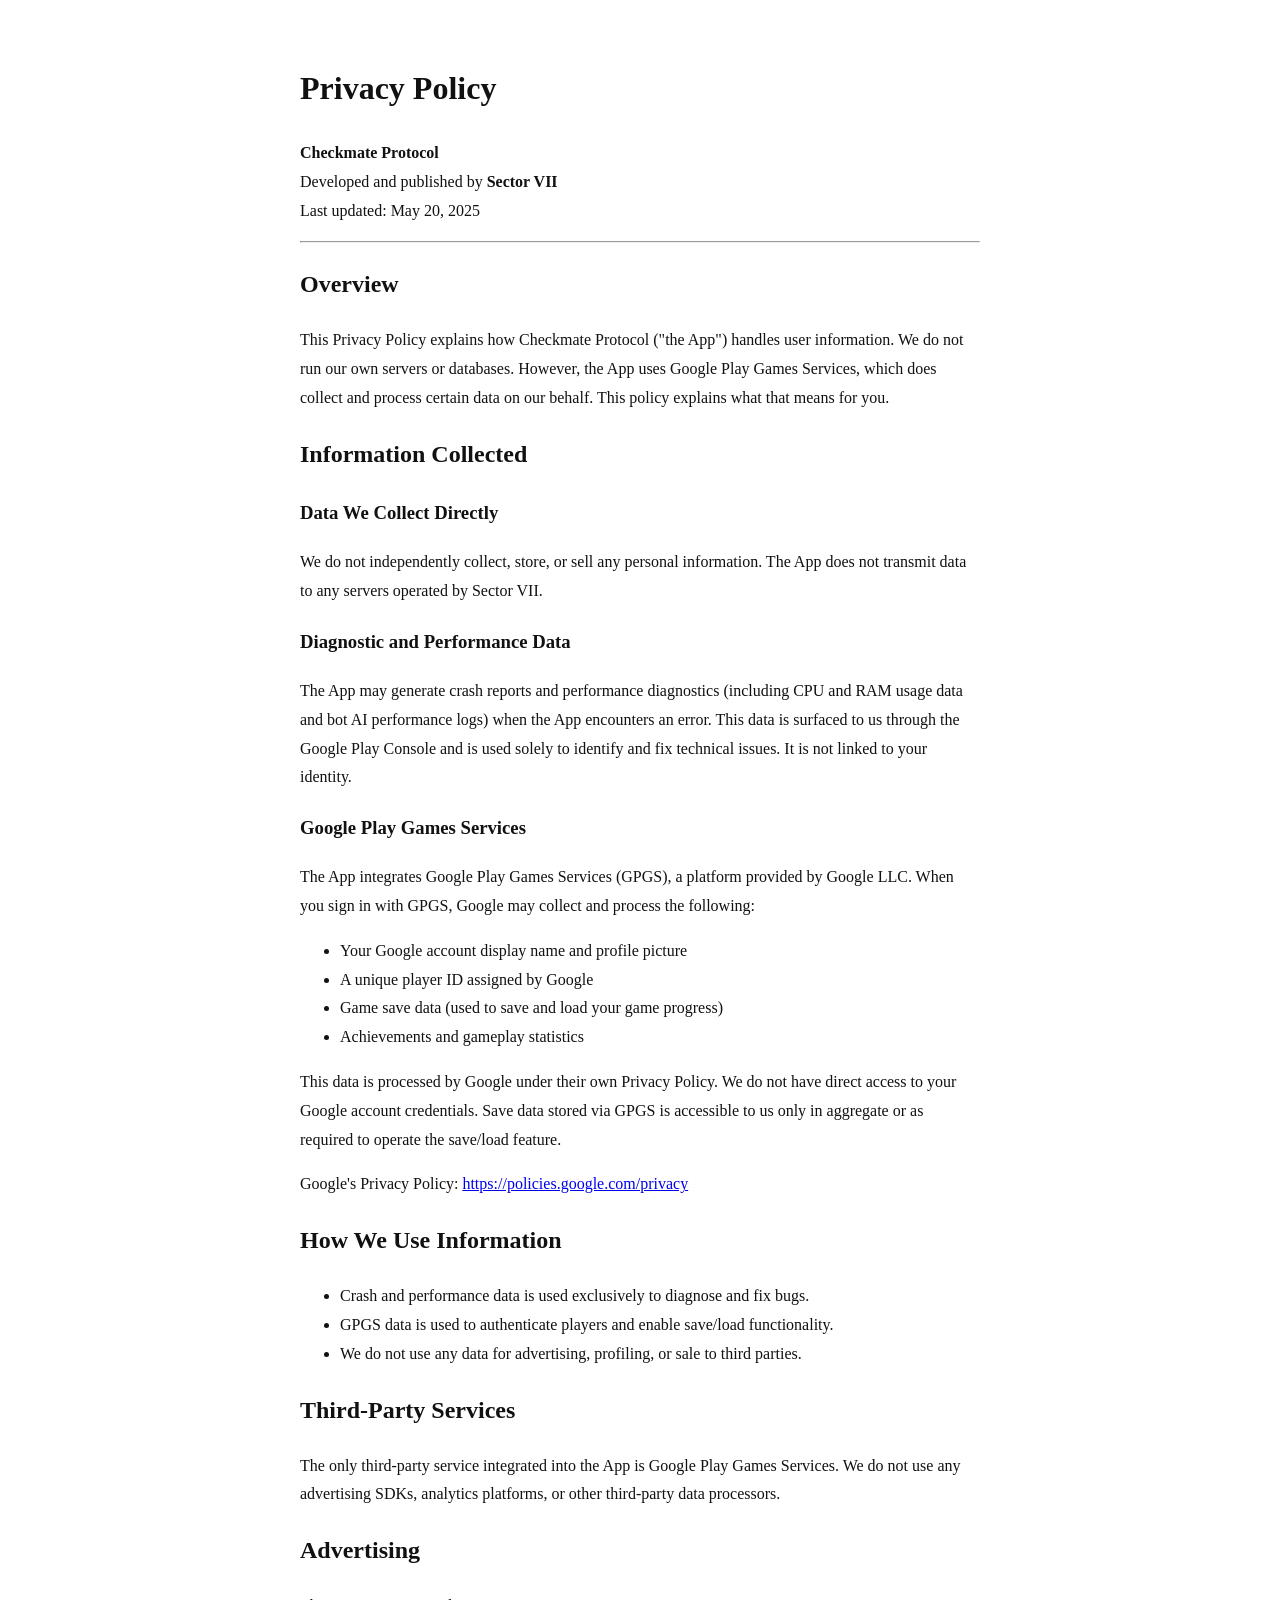
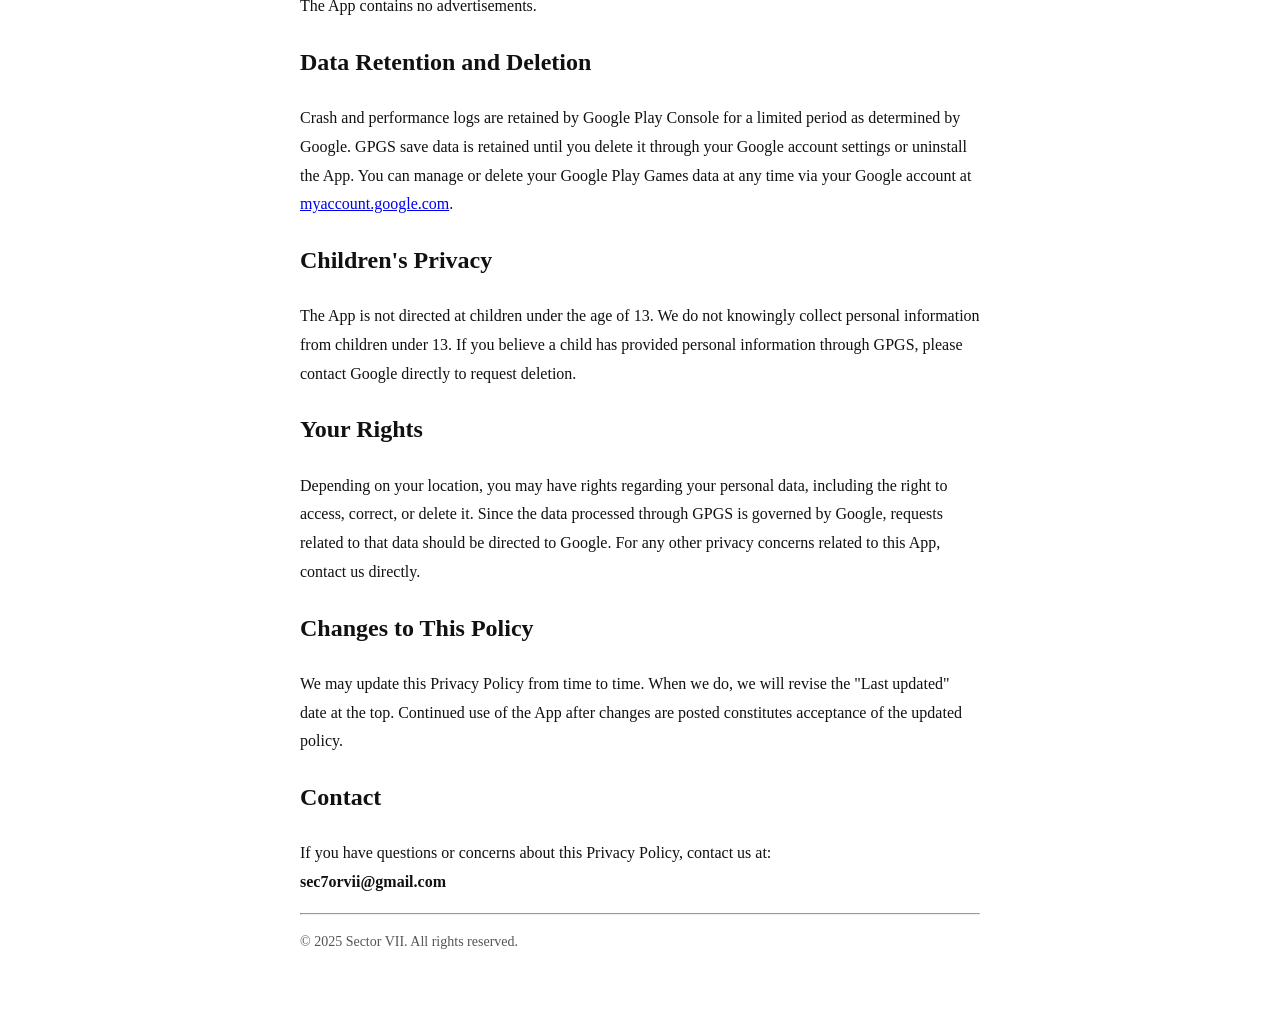
<file: privacy-policy.html>
<!doctype html>
<html lang="en">
    <head>
        <meta charset="UTF-8" />
        <meta name="viewport" content="width=device-width, initial-scale=1.0" />
        <title>Privacy Policy — Checkmate Protocol</title>
    </head>
    <body
        style="
            max-width: 680px;
            margin: 60px auto;
            padding: 0 24px;
            font-family: Georgia, serif;
            font-size: 16px;
            line-height: 1.8;
            color: #111;
        "
    >
        <h1>Privacy Policy</h1>
        <p>
            <strong>Checkmate Protocol</strong><br />
            Developed and published by <strong>Sector VII</strong><br />
            Last updated: May 20, 2025
        </p>

        <hr />

        <h2>Overview</h2>
        <p>
            This Privacy Policy explains how Checkmate Protocol ("the App")
            handles user information. We do not run our own servers or
            databases. However, the App uses Google Play Games Services, which
            does collect and process certain data on our behalf. This policy
            explains what that means for you.
        </p>

        <h2>Information Collected</h2>

        <h3>Data We Collect Directly</h3>
        <p>
            We do not independently collect, store, or sell any personal
            information. The App does not transmit data to any servers operated
            by Sector VII.
        </p>

        <h3>Diagnostic and Performance Data</h3>
        <p>
            The App may generate crash reports and performance diagnostics
            (including CPU and RAM usage data and bot AI performance logs) when
            the App encounters an error. This data is surfaced to us through the
            Google Play Console and is used solely to identify and fix technical
            issues. It is not linked to your identity.
        </p>

        <h3>Google Play Games Services</h3>
        <p>
            The App integrates Google Play Games Services (GPGS), a platform
            provided by Google LLC. When you sign in with GPGS, Google may
            collect and process the following:
        </p>
        <ul>
            <li>Your Google account display name and profile picture</li>
            <li>A unique player ID assigned by Google</li>
            <li>Game save data (used to save and load your game progress)</li>
            <li>Achievements and gameplay statistics</li>
        </ul>
        <p>
            This data is processed by Google under their own Privacy Policy. We
            do not have direct access to your Google account credentials. Save
            data stored via GPGS is accessible to us only in aggregate or as
            required to operate the save/load feature.
        </p>
        <p>
            Google's Privacy Policy:
            <a href="https://policies.google.com/privacy"
                >https://policies.google.com/privacy</a
            >
        </p>

        <h2>How We Use Information</h2>
        <ul>
            <li>
                Crash and performance data is used exclusively to diagnose and
                fix bugs.
            </li>
            <li>
                GPGS data is used to authenticate players and enable save/load
                functionality.
            </li>
            <li>
                We do not use any data for advertising, profiling, or sale to
                third parties.
            </li>
        </ul>

        <h2>Third-Party Services</h2>
        <p>
            The only third-party service integrated into the App is Google Play
            Games Services. We do not use any advertising SDKs, analytics
            platforms, or other third-party data processors.
        </p>

        <h2>Advertising</h2>
        <p>The App contains no advertisements.</p>

        <h2>Data Retention and Deletion</h2>
        <p>
            Crash and performance logs are retained by Google Play Console for a
            limited period as determined by Google. GPGS save data is retained
            until you delete it through your Google account settings or
            uninstall the App. You can manage or delete your Google Play Games
            data at any time via your Google account at
            <a href="https://myaccount.google.com">myaccount.google.com</a>.
        </p>

        <h2>Children's Privacy</h2>
        <p>
            The App is not directed at children under the age of 13. We do not
            knowingly collect personal information from children under 13. If
            you believe a child has provided personal information through GPGS,
            please contact Google directly to request deletion.
        </p>

        <h2>Your Rights</h2>
        <p>
            Depending on your location, you may have rights regarding your
            personal data, including the right to access, correct, or delete it.
            Since the data processed through GPGS is governed by Google,
            requests related to that data should be directed to Google. For any
            other privacy concerns related to this App, contact us directly.
        </p>

        <h2>Changes to This Policy</h2>
        <p>
            We may update this Privacy Policy from time to time. When we do, we
            will revise the "Last updated" date at the top. Continued use of the
            App after changes are posted constitutes acceptance of the updated
            policy.
        </p>

        <h2>Contact</h2>
        <p>
            If you have questions or concerns about this Privacy Policy, contact
            us at:<br />
            <strong>sec7orvii@gmail.com</strong>
        </p>

        <hr />
        <p style="font-size: 14px; color: #555">
            © 2025 Sector VII. All rights reserved.
        </p>
    </body>
</html>
</file>
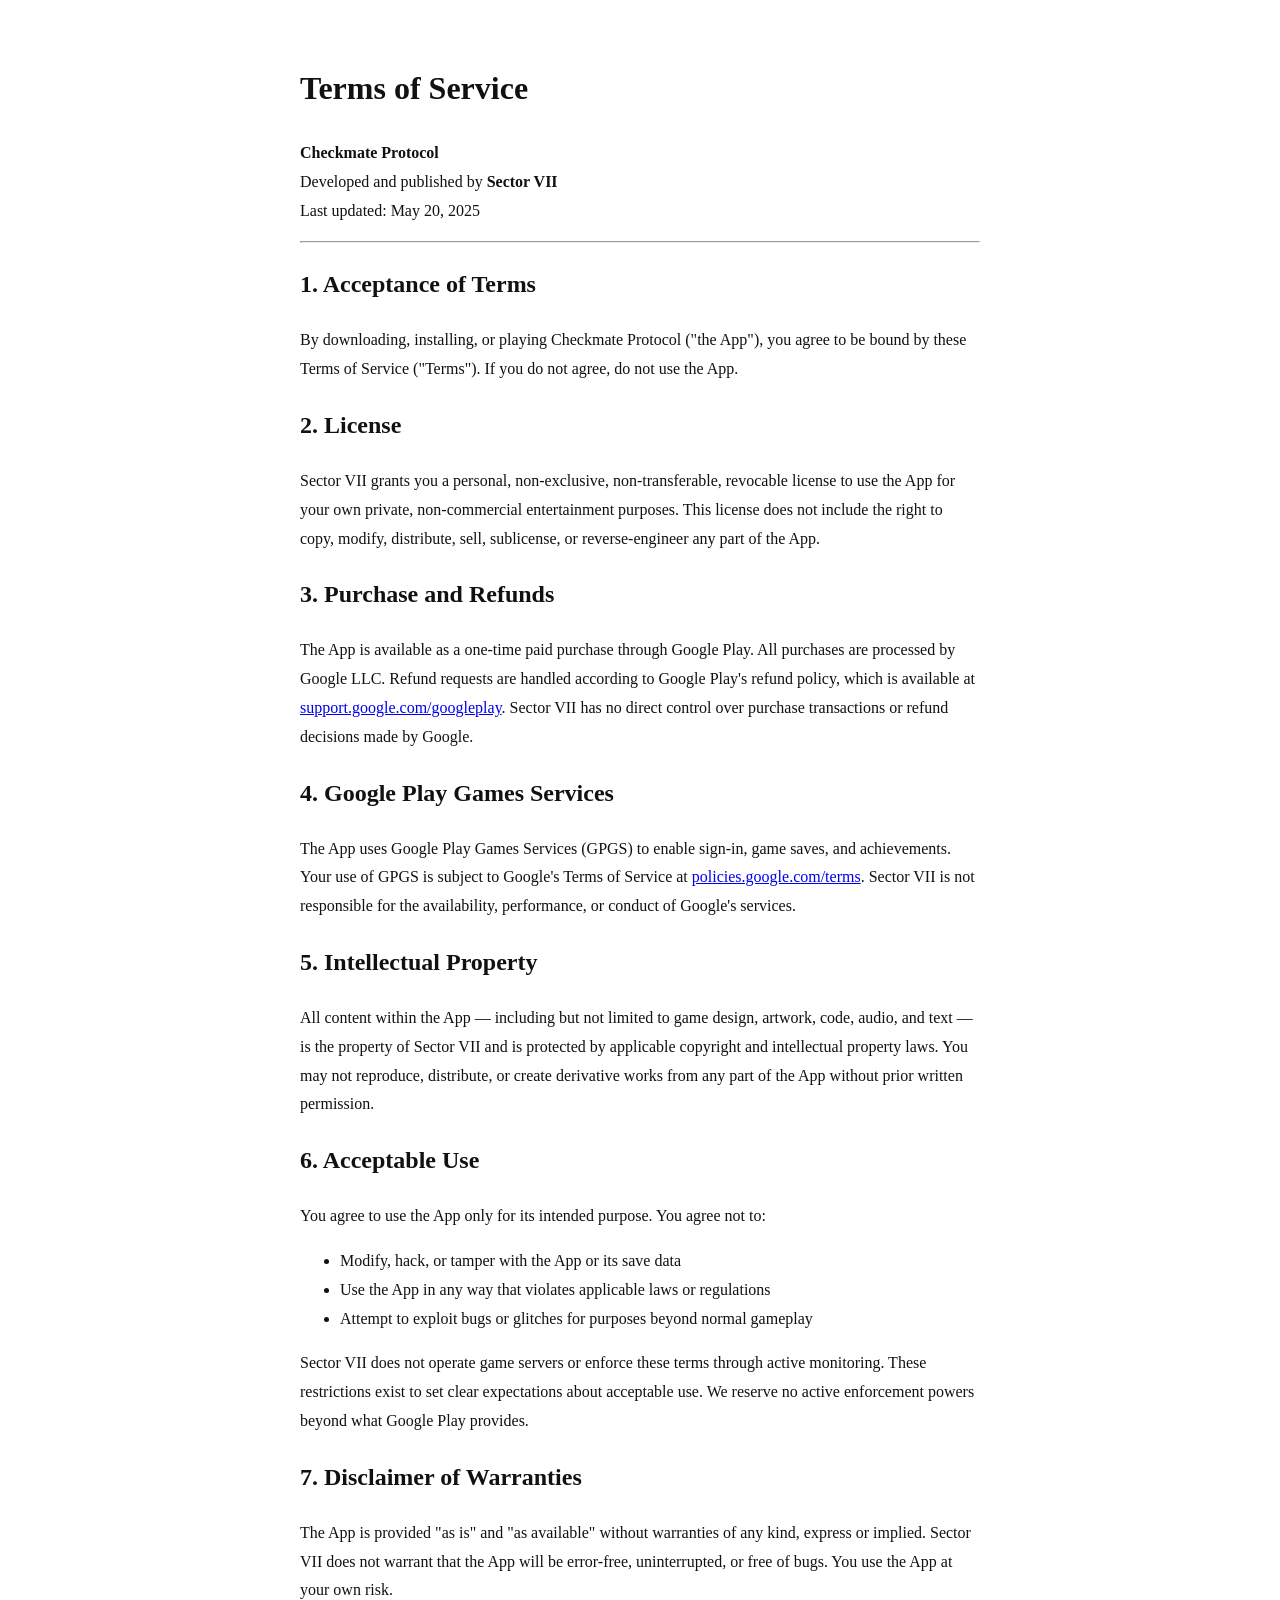
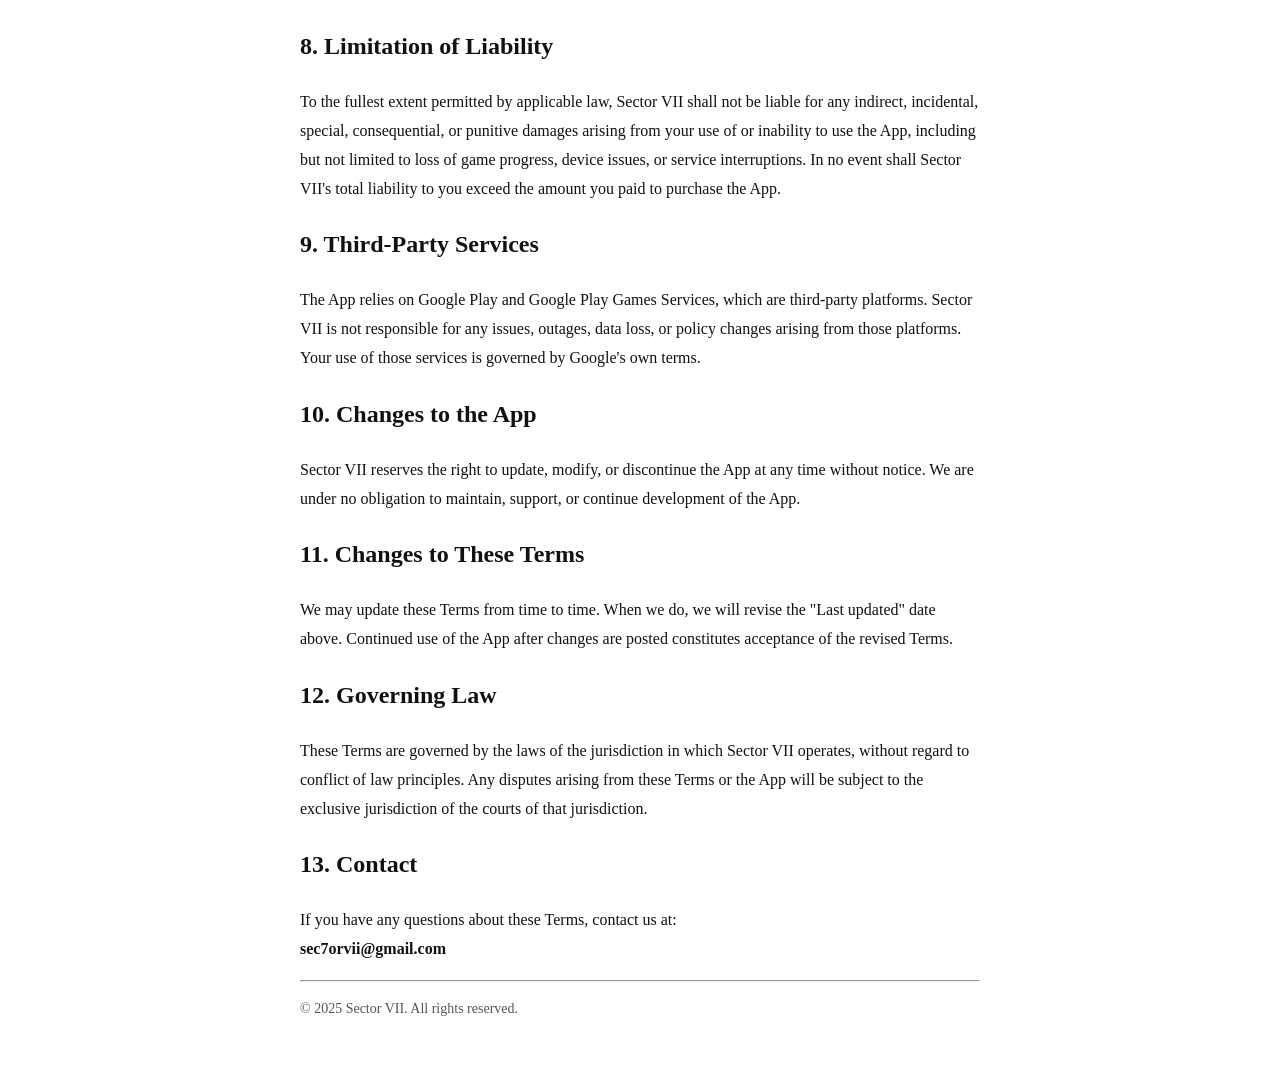
<file: terms-of-service.html>
<!doctype html>
<html lang="en">
    <head>
        <meta charset="UTF-8" />
        <meta name="viewport" content="width=device-width, initial-scale=1.0" />
        <title>Terms of Service — Checkmate Protocol</title>
    </head>
    <body
        style="
            max-width: 680px;
            margin: 60px auto;
            padding: 0 24px;
            font-family: Georgia, serif;
            font-size: 16px;
            line-height: 1.8;
            color: #111;
        "
    >
        <h1>Terms of Service</h1>
        <p>
            <strong>Checkmate Protocol</strong><br />
            Developed and published by <strong>Sector VII</strong><br />
            Last updated: May 20, 2025
        </p>

        <hr />

        <h2>1. Acceptance of Terms</h2>
        <p>
            By downloading, installing, or playing Checkmate Protocol ("the
            App"), you agree to be bound by these Terms of Service ("Terms"). If
            you do not agree, do not use the App.
        </p>

        <h2>2. License</h2>
        <p>
            Sector VII grants you a personal, non-exclusive, non-transferable,
            revocable license to use the App for your own private,
            non-commercial entertainment purposes. This license does not include
            the right to copy, modify, distribute, sell, sublicense, or
            reverse-engineer any part of the App.
        </p>

        <h2>3. Purchase and Refunds</h2>
        <p>
            The App is available as a one-time paid purchase through Google
            Play. All purchases are processed by Google LLC. Refund requests are
            handled according to Google Play's refund policy, which is available
            at
            <a href="https://support.google.com/googleplay/answer/2479637"
                >support.google.com/googleplay</a
            >. Sector VII has no direct control over purchase transactions or
            refund decisions made by Google.
        </p>

        <h2>4. Google Play Games Services</h2>
        <p>
            The App uses Google Play Games Services (GPGS) to enable sign-in,
            game saves, and achievements. Your use of GPGS is subject to
            Google's Terms of Service at
            <a href="https://policies.google.com/terms"
                >policies.google.com/terms</a
            >. Sector VII is not responsible for the availability, performance,
            or conduct of Google's services.
        </p>

        <h2>5. Intellectual Property</h2>
        <p>
            All content within the App — including but not limited to game
            design, artwork, code, audio, and text — is the property of Sector
            VII and is protected by applicable copyright and intellectual
            property laws. You may not reproduce, distribute, or create
            derivative works from any part of the App without prior written
            permission.
        </p>

        <h2>6. Acceptable Use</h2>
        <p>
            You agree to use the App only for its intended purpose. You agree
            not to:
        </p>
        <ul>
            <li>Modify, hack, or tamper with the App or its save data</li>
            <li>
                Use the App in any way that violates applicable laws or
                regulations
            </li>
            <li>
                Attempt to exploit bugs or glitches for purposes beyond normal
                gameplay
            </li>
        </ul>
        <p>
            Sector VII does not operate game servers or enforce these terms
            through active monitoring. These restrictions exist to set clear
            expectations about acceptable use. We reserve no active enforcement
            powers beyond what Google Play provides.
        </p>

        <h2>7. Disclaimer of Warranties</h2>
        <p>
            The App is provided "as is" and "as available" without warranties of
            any kind, express or implied. Sector VII does not warrant that the
            App will be error-free, uninterrupted, or free of bugs. You use the
            App at your own risk.
        </p>

        <h2>8. Limitation of Liability</h2>
        <p>
            To the fullest extent permitted by applicable law, Sector VII shall
            not be liable for any indirect, incidental, special, consequential,
            or punitive damages arising from your use of or inability to use the
            App, including but not limited to loss of game progress, device
            issues, or service interruptions. In no event shall Sector VII's
            total liability to you exceed the amount you paid to purchase the
            App.
        </p>

        <h2>9. Third-Party Services</h2>
        <p>
            The App relies on Google Play and Google Play Games Services, which
            are third-party platforms. Sector VII is not responsible for any
            issues, outages, data loss, or policy changes arising from those
            platforms. Your use of those services is governed by Google's own
            terms.
        </p>

        <h2>10. Changes to the App</h2>
        <p>
            Sector VII reserves the right to update, modify, or discontinue the
            App at any time without notice. We are under no obligation to
            maintain, support, or continue development of the App.
        </p>

        <h2>11. Changes to These Terms</h2>
        <p>
            We may update these Terms from time to time. When we do, we will
            revise the "Last updated" date above. Continued use of the App after
            changes are posted constitutes acceptance of the revised Terms.
        </p>

        <h2>12. Governing Law</h2>
        <p>
            These Terms are governed by the laws of the jurisdiction in which
            Sector VII operates, without regard to conflict of law principles.
            Any disputes arising from these Terms or the App will be subject to
            the exclusive jurisdiction of the courts of that jurisdiction.
        </p>

        <h2>13. Contact</h2>
        <p>
            If you have any questions about these Terms, contact us at:<br />
            <strong>sec7orvii@gmail.com</strong>
        </p>

        <hr />
        <p style="font-size: 14px; color: #555">
            © 2025 Sector VII. All rights reserved.
        </p>
    </body>
</html>
</file>
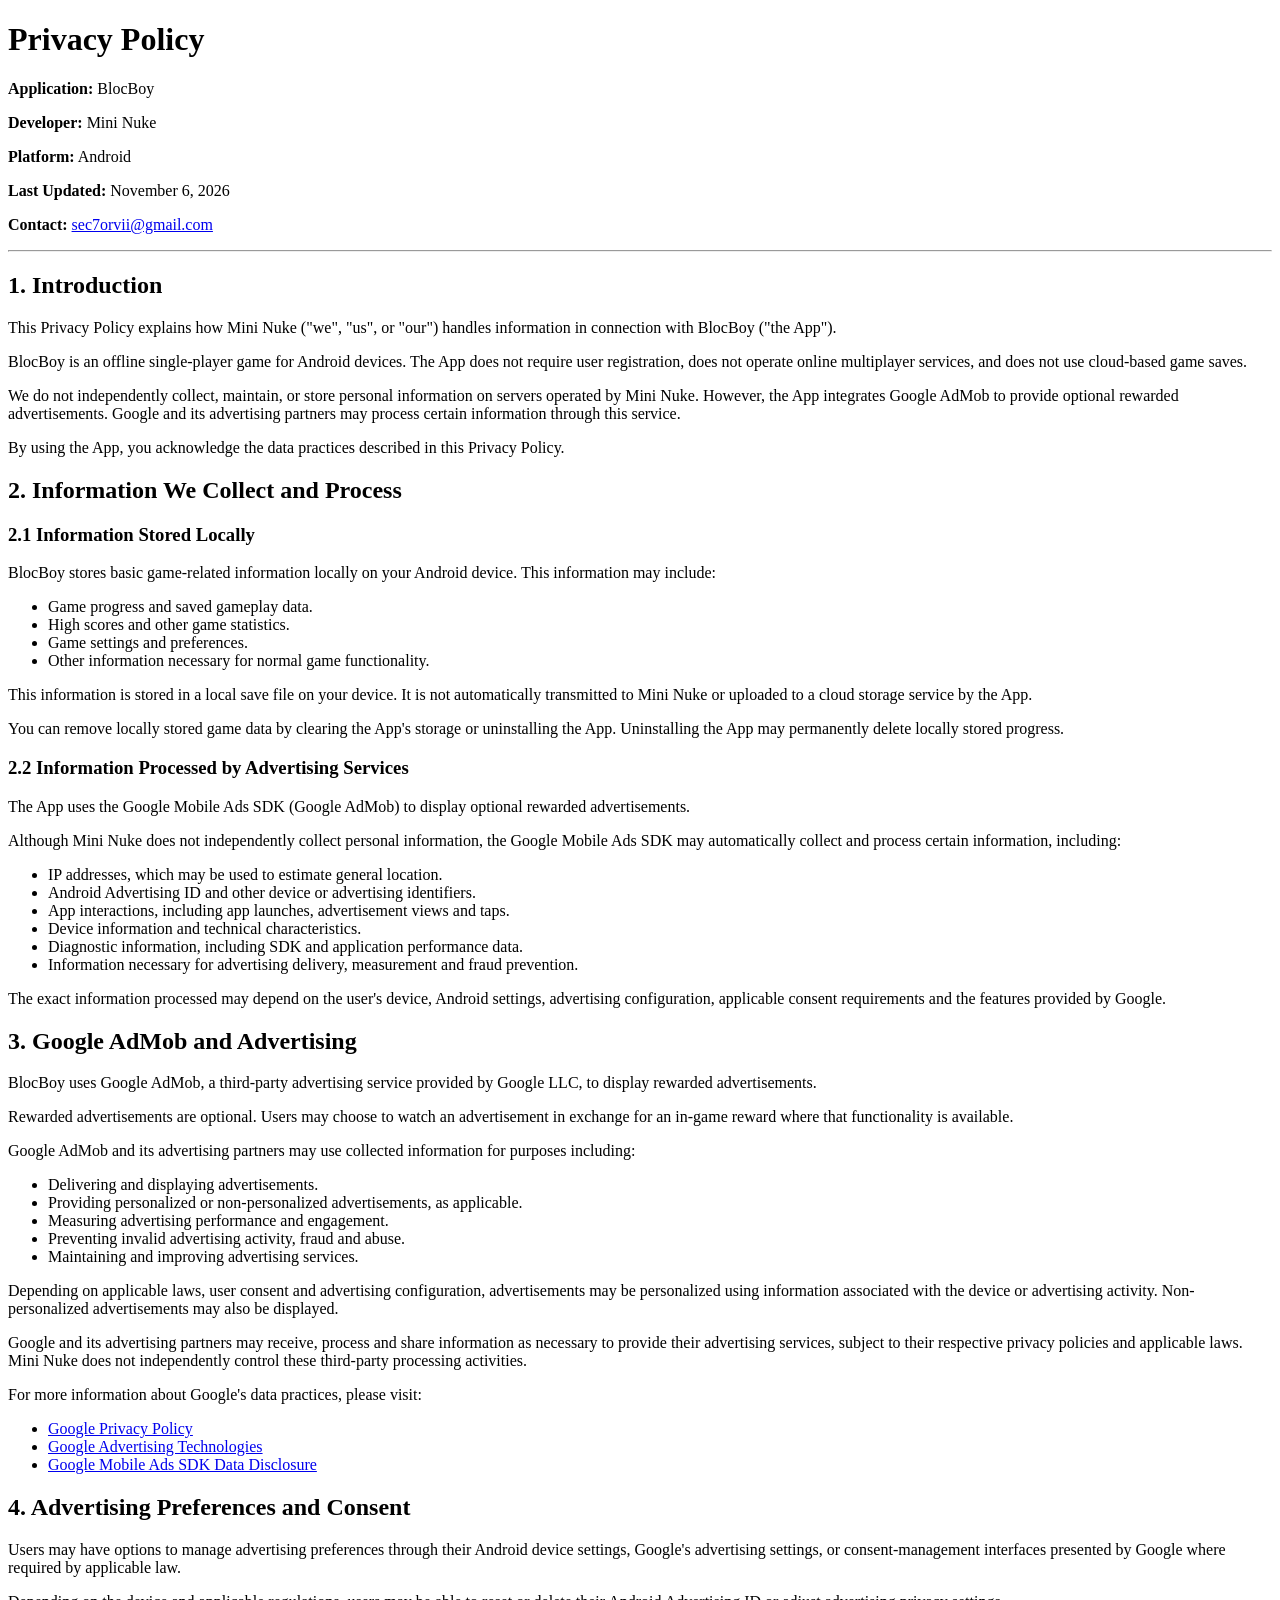
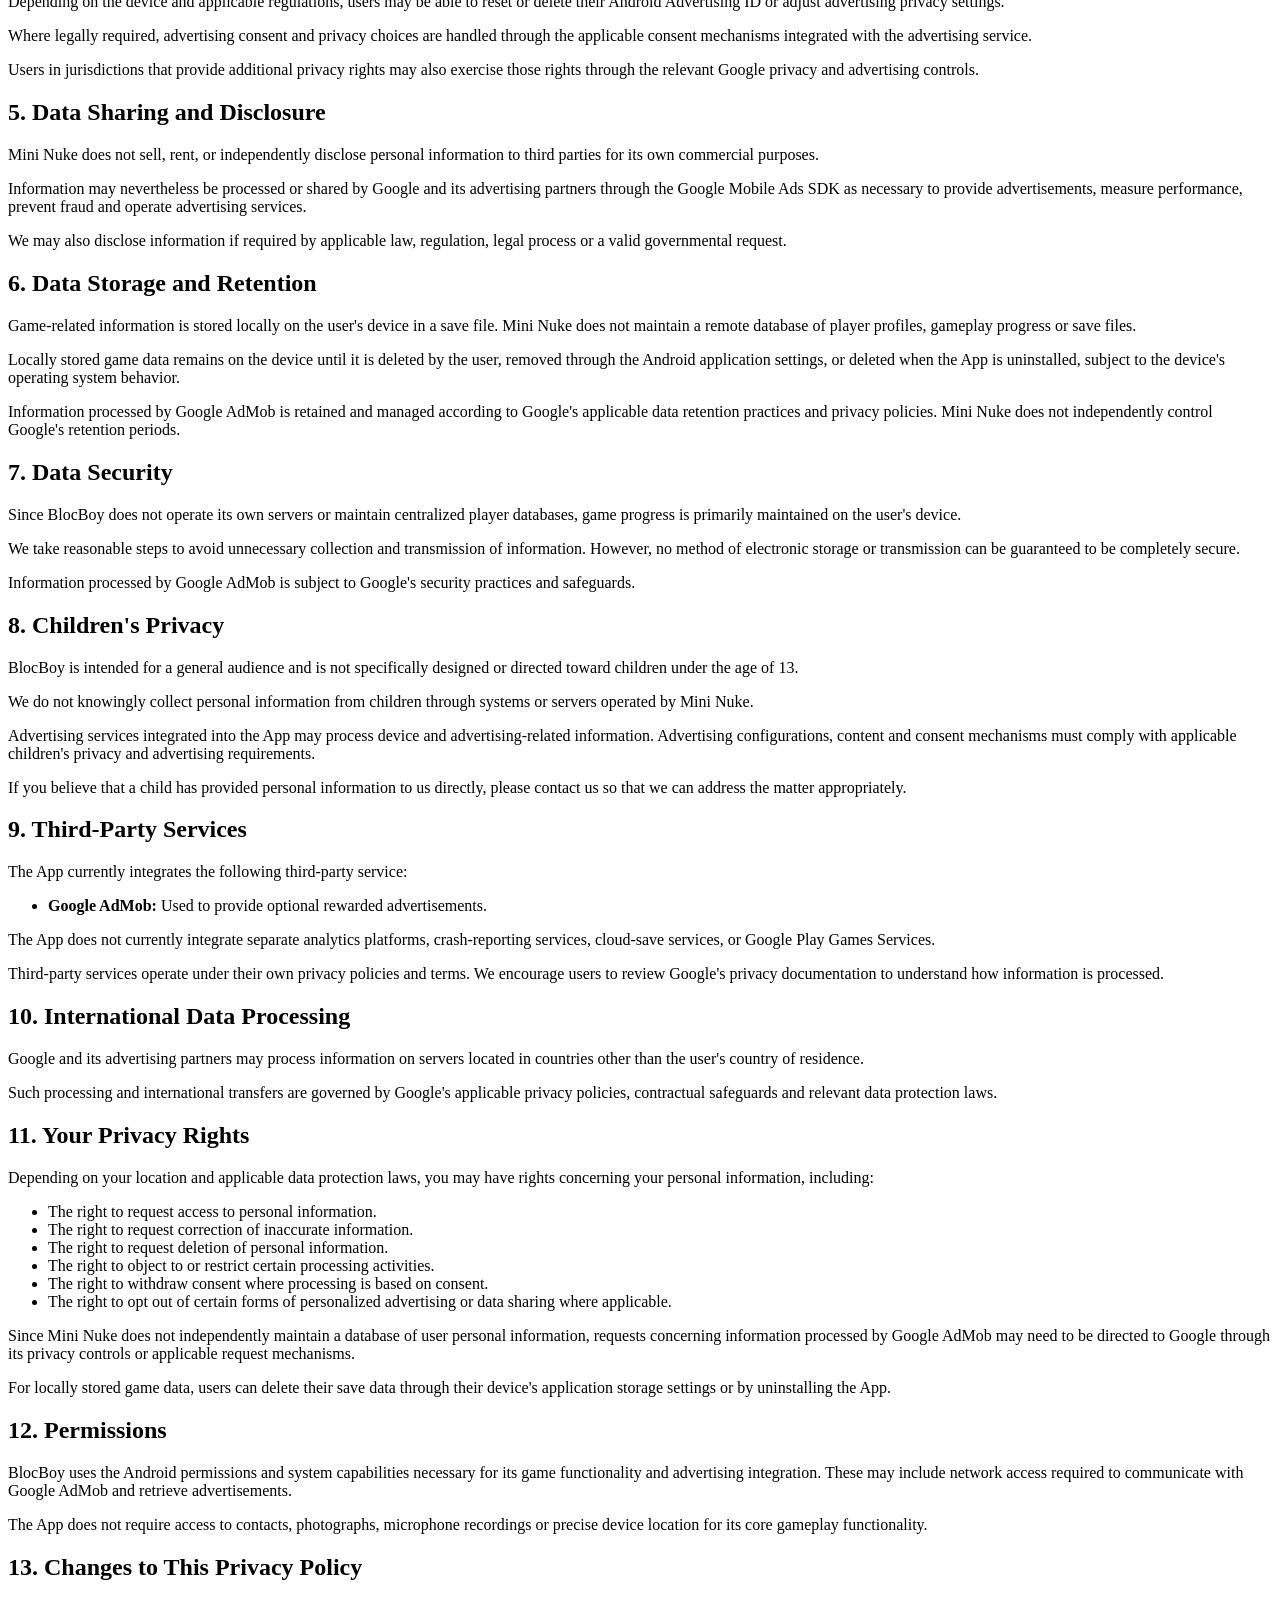
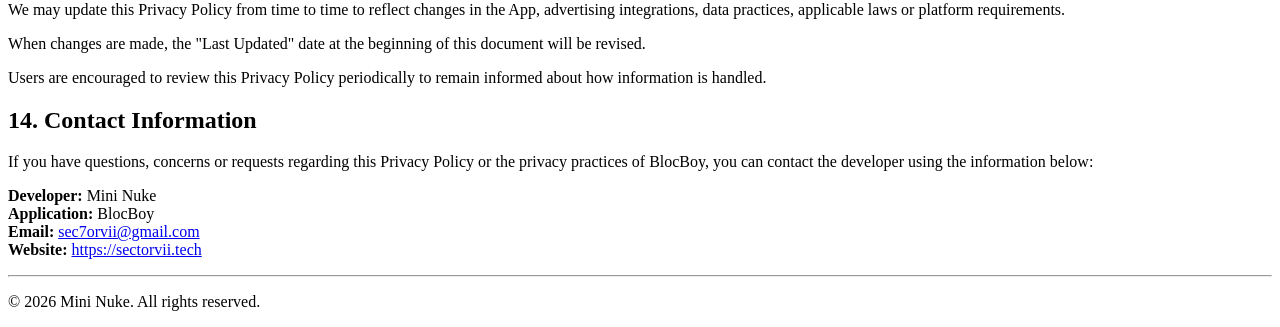
<file: blocboy/privacy-policy.html>
<!DOCTYPE html>
<html lang="en">
<head>
    <meta charset="UTF-8">
    <meta name="viewport" content="width=device-width, initial-scale=1.0">
    <meta name="description" content="Privacy Policy for BlocBoy, an Android game developed by Mini Nuke.">
    <title>Privacy Policy — BlocBoy</title>
</head>
<body>

    <h1>Privacy Policy</h1>

    <p><strong>Application:</strong> BlocBoy</p>
    <p><strong>Developer:</strong> Mini Nuke</p>
    <p><strong>Platform:</strong> Android</p>
    <p><strong>Last Updated:</strong> November 6, 2026</p>
    <p><strong>Contact:</strong> <a href="mailto:sec7orvii@gmail.com">sec7orvii@gmail.com</a></p>

    <hr>

    <h2>1. Introduction</h2>

    <p>
        This Privacy Policy explains how Mini Nuke ("we", "us", or "our")
        handles information in connection with BlocBoy ("the App").
    </p>

    <p>
        BlocBoy is an offline single-player game for Android devices.
        The App does not require user registration, does not operate
        online multiplayer services, and does not use cloud-based
        game saves.
    </p>

    <p>
        We do not independently collect, maintain, or store personal
        information on servers operated by Mini Nuke. However, the App
        integrates Google AdMob to provide optional rewarded advertisements.
        Google and its advertising partners may process certain information
        through this service.
    </p>

    <p>
        By using the App, you acknowledge the data practices described
        in this Privacy Policy.
    </p>

    <h2>2. Information We Collect and Process</h2>

    <h3>2.1 Information Stored Locally</h3>

    <p>
        BlocBoy stores basic game-related information locally on your
        Android device. This information may include:
    </p>

    <ul>
        <li>Game progress and saved gameplay data.</li>
        <li>High scores and other game statistics.</li>
        <li>Game settings and preferences.</li>
        <li>Other information necessary for normal game functionality.</li>
    </ul>

    <p>
        This information is stored in a local save file on your device.
        It is not automatically transmitted to Mini Nuke or uploaded
        to a cloud storage service by the App.
    </p>

    <p>
        You can remove locally stored game data by clearing the App's
        storage or uninstalling the App. Uninstalling the App may
        permanently delete locally stored progress.
    </p>

    <h3>2.2 Information Processed by Advertising Services</h3>

    <p>
        The App uses the Google Mobile Ads SDK (Google AdMob) to display
        optional rewarded advertisements.
    </p>

    <p>
        Although Mini Nuke does not independently collect personal
        information, the Google Mobile Ads SDK may automatically collect
        and process certain information, including:
    </p>

    <ul>
        <li>IP addresses, which may be used to estimate general location.</li>
        <li>Android Advertising ID and other device or advertising identifiers.</li>
        <li>App interactions, including app launches, advertisement views and taps.</li>
        <li>Device information and technical characteristics.</li>
        <li>Diagnostic information, including SDK and application performance data.</li>
        <li>Information necessary for advertising delivery, measurement and fraud prevention.</li>
    </ul>

    <p>
        The exact information processed may depend on the user's device,
        Android settings, advertising configuration, applicable consent
        requirements and the features provided by Google.
    </p>

    <h2>3. Google AdMob and Advertising</h2>

    <p>
        BlocBoy uses Google AdMob, a third-party advertising service
        provided by Google LLC, to display rewarded advertisements.
    </p>

    <p>
        Rewarded advertisements are optional. Users may choose to watch
        an advertisement in exchange for an in-game reward where that
        functionality is available.
    </p>

    <p>
        Google AdMob and its advertising partners may use collected
        information for purposes including:
    </p>

    <ul>
        <li>Delivering and displaying advertisements.</li>
        <li>Providing personalized or non-personalized advertisements, as applicable.</li>
        <li>Measuring advertising performance and engagement.</li>
        <li>Preventing invalid advertising activity, fraud and abuse.</li>
        <li>Maintaining and improving advertising services.</li>
    </ul>

    <p>
        Depending on applicable laws, user consent and advertising
        configuration, advertisements may be personalized using
        information associated with the device or advertising activity.
        Non-personalized advertisements may also be displayed.
    </p>

    <p>
        Google and its advertising partners may receive, process and share
        information as necessary to provide their advertising services,
        subject to their respective privacy policies and applicable laws.
        Mini Nuke does not independently control these third-party
        processing activities.
    </p>

    <p>
        For more information about Google's data practices, please visit:
    </p>

    <ul>
        <li>
            <a href="https://policies.google.com/privacy" target="_blank" rel="noopener noreferrer">
                Google Privacy Policy
            </a>
        </li>
        <li>
            <a href="https://policies.google.com/technologies/ads" target="_blank" rel="noopener noreferrer">
                Google Advertising Technologies
            </a>
        </li>
        <li>
            <a href="https://developers.google.com/admob/android/privacy/play-data-disclosure" target="_blank" rel="noopener noreferrer">
                Google Mobile Ads SDK Data Disclosure
            </a>
        </li>
    </ul>

    <h2>4. Advertising Preferences and Consent</h2>

    <p>
        Users may have options to manage advertising preferences through
        their Android device settings, Google's advertising settings,
        or consent-management interfaces presented by Google where
        required by applicable law.
    </p>

    <p>
        Depending on the device and applicable regulations, users may
        be able to reset or delete their Android Advertising ID or
        adjust advertising privacy settings.
    </p>

    <p>
        Where legally required, advertising consent and privacy choices
        are handled through the applicable consent mechanisms integrated
        with the advertising service.
    </p>

    <p>
        Users in jurisdictions that provide additional privacy rights
        may also exercise those rights through the relevant Google
        privacy and advertising controls.
    </p>

    <h2>5. Data Sharing and Disclosure</h2>

    <p>
        Mini Nuke does not sell, rent, or independently disclose personal
        information to third parties for its own commercial purposes.
    </p>

    <p>
        Information may nevertheless be processed or shared by Google
        and its advertising partners through the Google Mobile Ads SDK
        as necessary to provide advertisements, measure performance,
        prevent fraud and operate advertising services.
    </p>

    <p>
        We may also disclose information if required by applicable law,
        regulation, legal process or a valid governmental request.
    </p>

    <h2>6. Data Storage and Retention</h2>

    <p>
        Game-related information is stored locally on the user's device
        in a save file. Mini Nuke does not maintain a remote database
        of player profiles, gameplay progress or save files.
    </p>

    <p>
        Locally stored game data remains on the device until it is
        deleted by the user, removed through the Android application
        settings, or deleted when the App is uninstalled, subject to
        the device's operating system behavior.
    </p>

    <p>
        Information processed by Google AdMob is retained and managed
        according to Google's applicable data retention practices
        and privacy policies. Mini Nuke does not independently control
        Google's retention periods.
    </p>

    <h2>7. Data Security</h2>

    <p>
        Since BlocBoy does not operate its own servers or maintain
        centralized player databases, game progress is primarily
        maintained on the user's device.
    </p>

    <p>
        We take reasonable steps to avoid unnecessary collection and
        transmission of information. However, no method of electronic
        storage or transmission can be guaranteed to be completely
        secure.
    </p>

    <p>
        Information processed by Google AdMob is subject to Google's
        security practices and safeguards.
    </p>

    <h2>8. Children's Privacy</h2>

    <p>
        BlocBoy is intended for a general audience and is not specifically
        designed or directed toward children under the age of 13.
    </p>

    <p>
        We do not knowingly collect personal information from children
        through systems or servers operated by Mini Nuke.
    </p>

    <p>
        Advertising services integrated into the App may process device
        and advertising-related information. Advertising configurations,
        content and consent mechanisms must comply with applicable
        children's privacy and advertising requirements.
    </p>

    <p>
        If you believe that a child has provided personal information
        to us directly, please contact us so that we can address
        the matter appropriately.
    </p>

    <h2>9. Third-Party Services</h2>

    <p>
        The App currently integrates the following third-party service:
    </p>

    <ul>
        <li>
            <strong>Google AdMob:</strong> Used to provide optional
            rewarded advertisements.
        </li>
    </ul>

    <p>
        The App does not currently integrate separate analytics
        platforms, crash-reporting services, cloud-save services,
        or Google Play Games Services.
    </p>

    <p>
        Third-party services operate under their own privacy policies
        and terms. We encourage users to review Google's privacy
        documentation to understand how information is processed.
    </p>

    <h2>10. International Data Processing</h2>

    <p>
        Google and its advertising partners may process information
        on servers located in countries other than the user's country
        of residence.
    </p>

    <p>
        Such processing and international transfers are governed by
        Google's applicable privacy policies, contractual safeguards
        and relevant data protection laws.
    </p>

    <h2>11. Your Privacy Rights</h2>

    <p>
        Depending on your location and applicable data protection
        laws, you may have rights concerning your personal information,
        including:
    </p>

    <ul>
        <li>The right to request access to personal information.</li>
        <li>The right to request correction of inaccurate information.</li>
        <li>The right to request deletion of personal information.</li>
        <li>The right to object to or restrict certain processing activities.</li>
        <li>The right to withdraw consent where processing is based on consent.</li>
        <li>The right to opt out of certain forms of personalized advertising or data sharing where applicable.</li>
    </ul>

    <p>
        Since Mini Nuke does not independently maintain a database
        of user personal information, requests concerning information
        processed by Google AdMob may need to be directed to Google
        through its privacy controls or applicable request mechanisms.
    </p>

    <p>
        For locally stored game data, users can delete their save data
        through their device's application storage settings or by
        uninstalling the App.
    </p>

    <h2>12. Permissions</h2>

    <p>
        BlocBoy uses the Android permissions and system capabilities
        necessary for its game functionality and advertising integration.
        These may include network access required to communicate with
        Google AdMob and retrieve advertisements.
    </p>

    <p>
        The App does not require access to contacts, photographs,
        microphone recordings or precise device location for its
        core gameplay functionality.
    </p>

    <h2>13. Changes to This Privacy Policy</h2>

    <p>
        We may update this Privacy Policy from time to time to reflect
        changes in the App, advertising integrations, data practices,
        applicable laws or platform requirements.
    </p>

    <p>
        When changes are made, the "Last Updated" date at the beginning
        of this document will be revised.
    </p>

    <p>
        Users are encouraged to review this Privacy Policy periodically
        to remain informed about how information is handled.
    </p>

    <h2>14. Contact Information</h2>

    <p>
        If you have questions, concerns or requests regarding this
        Privacy Policy or the privacy practices of BlocBoy, you can
        contact the developer using the information below:
    </p>

    <p>
        <strong>Developer:</strong> Mini Nuke<br>
        <strong>Application:</strong> BlocBoy<br>
        <strong>Email:</strong>
        <a href="mailto:sec7orvii@gmail.com">sec7orvii@gmail.com</a><br>
        <strong>Website:</strong>
        <a href="https://sectorvii.tech" target="_blank" rel="noopener noreferrer">
            https://sectorvii.tech
        </a>
    </p>

    <hr>

    <p>
        © 2026 Mini Nuke. All rights reserved.
    </p>

</body>
</html>
</file>
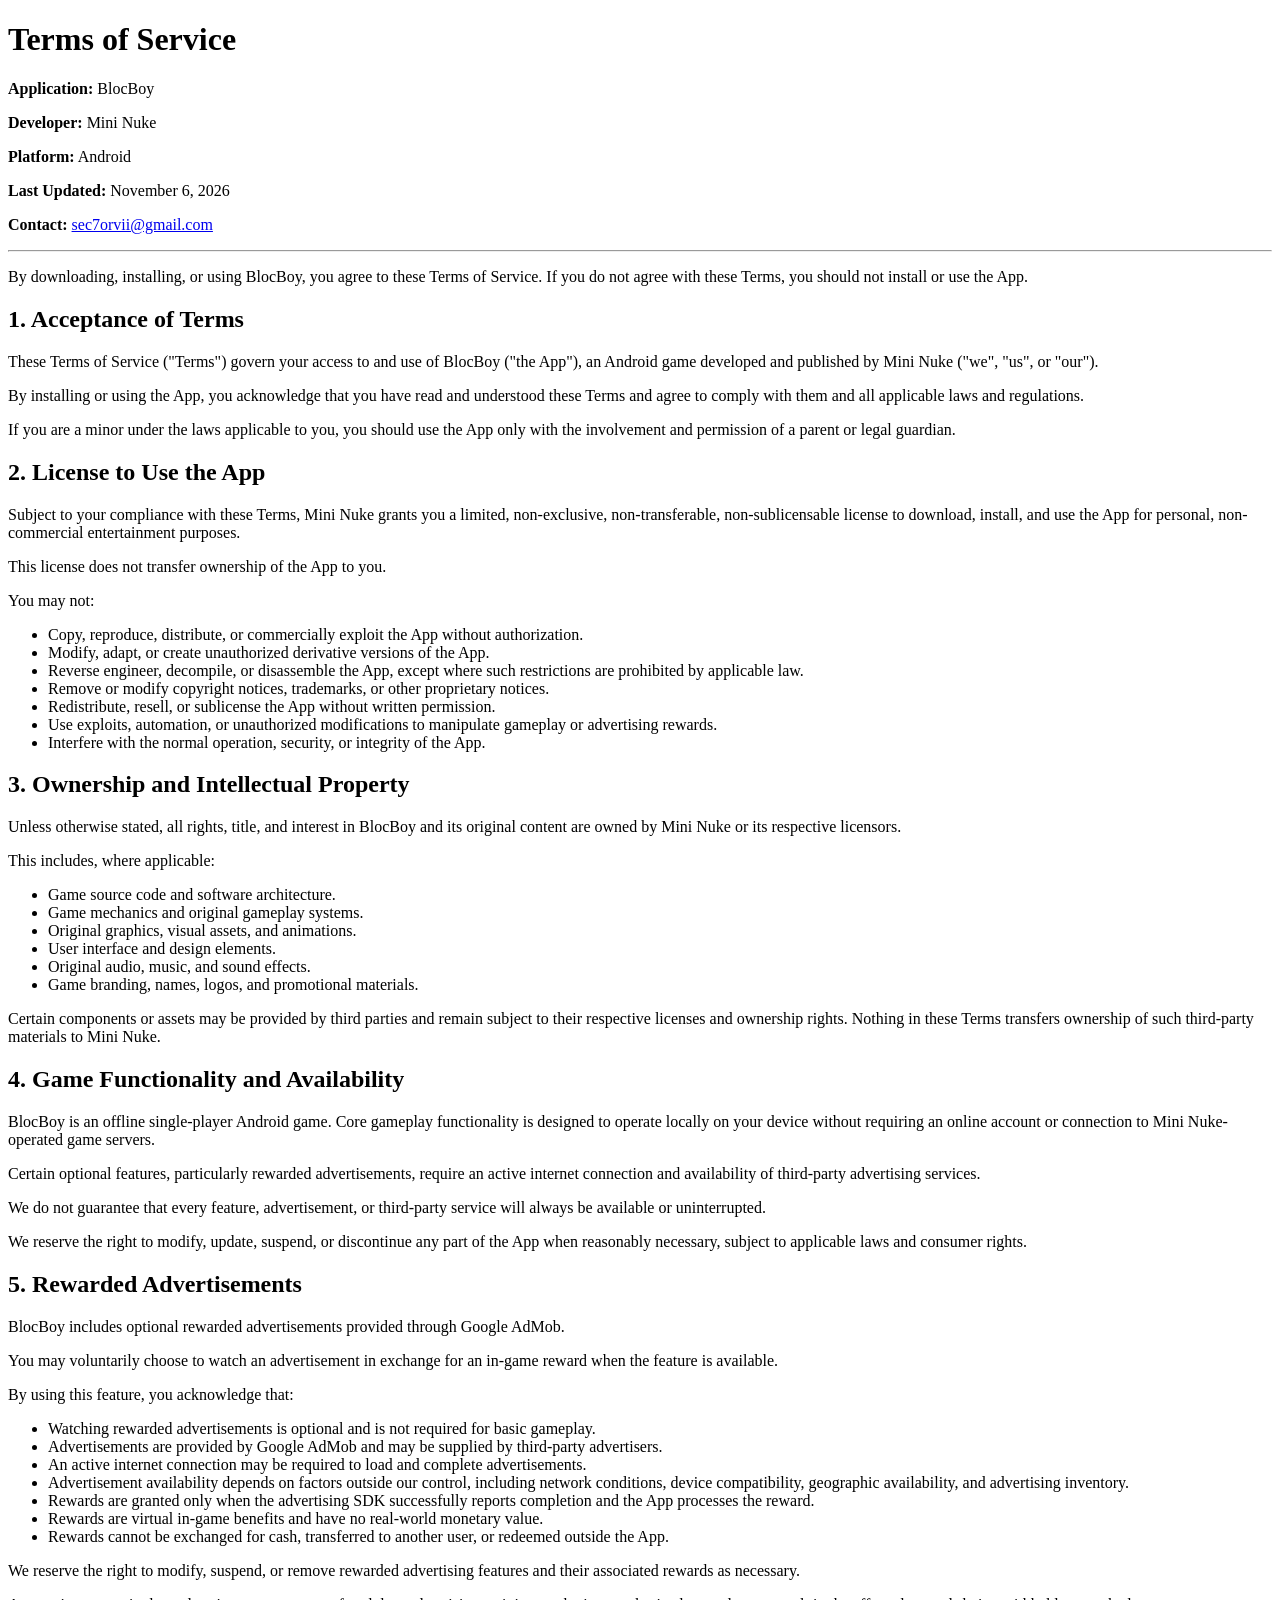
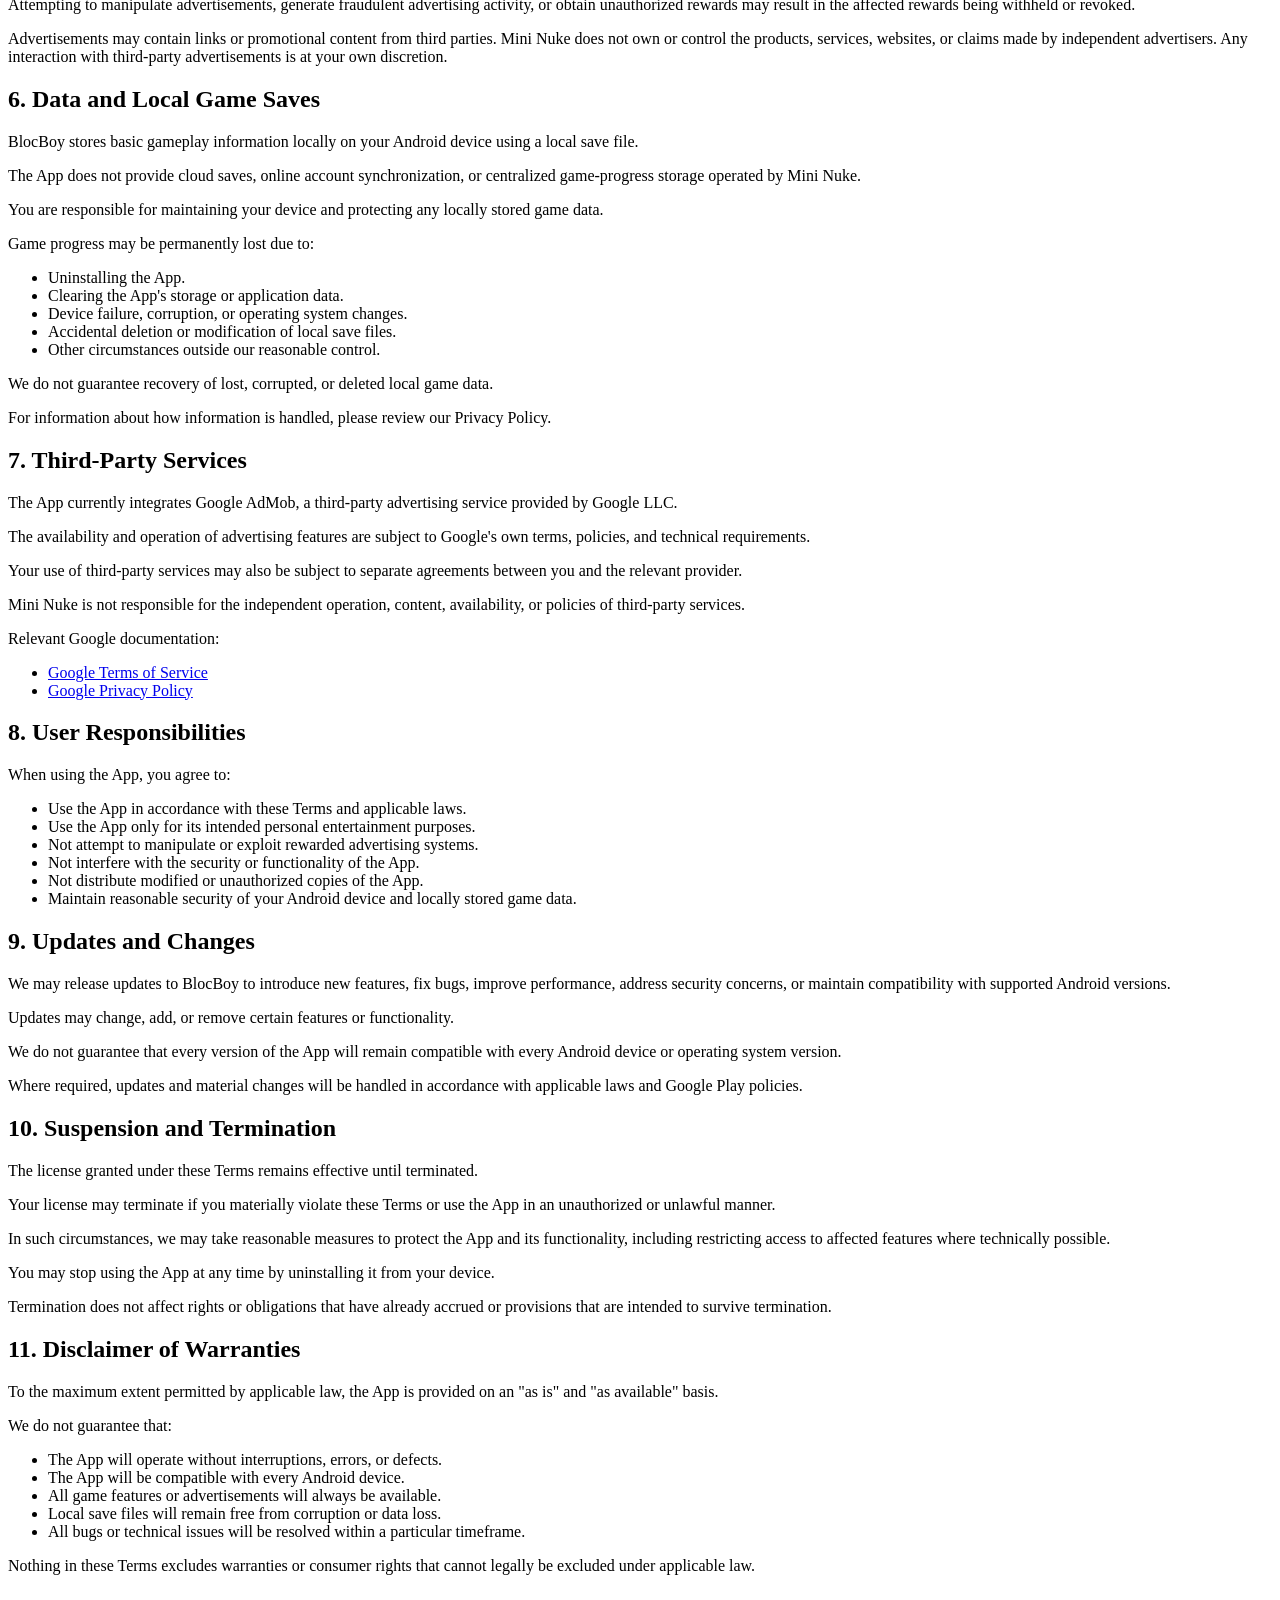
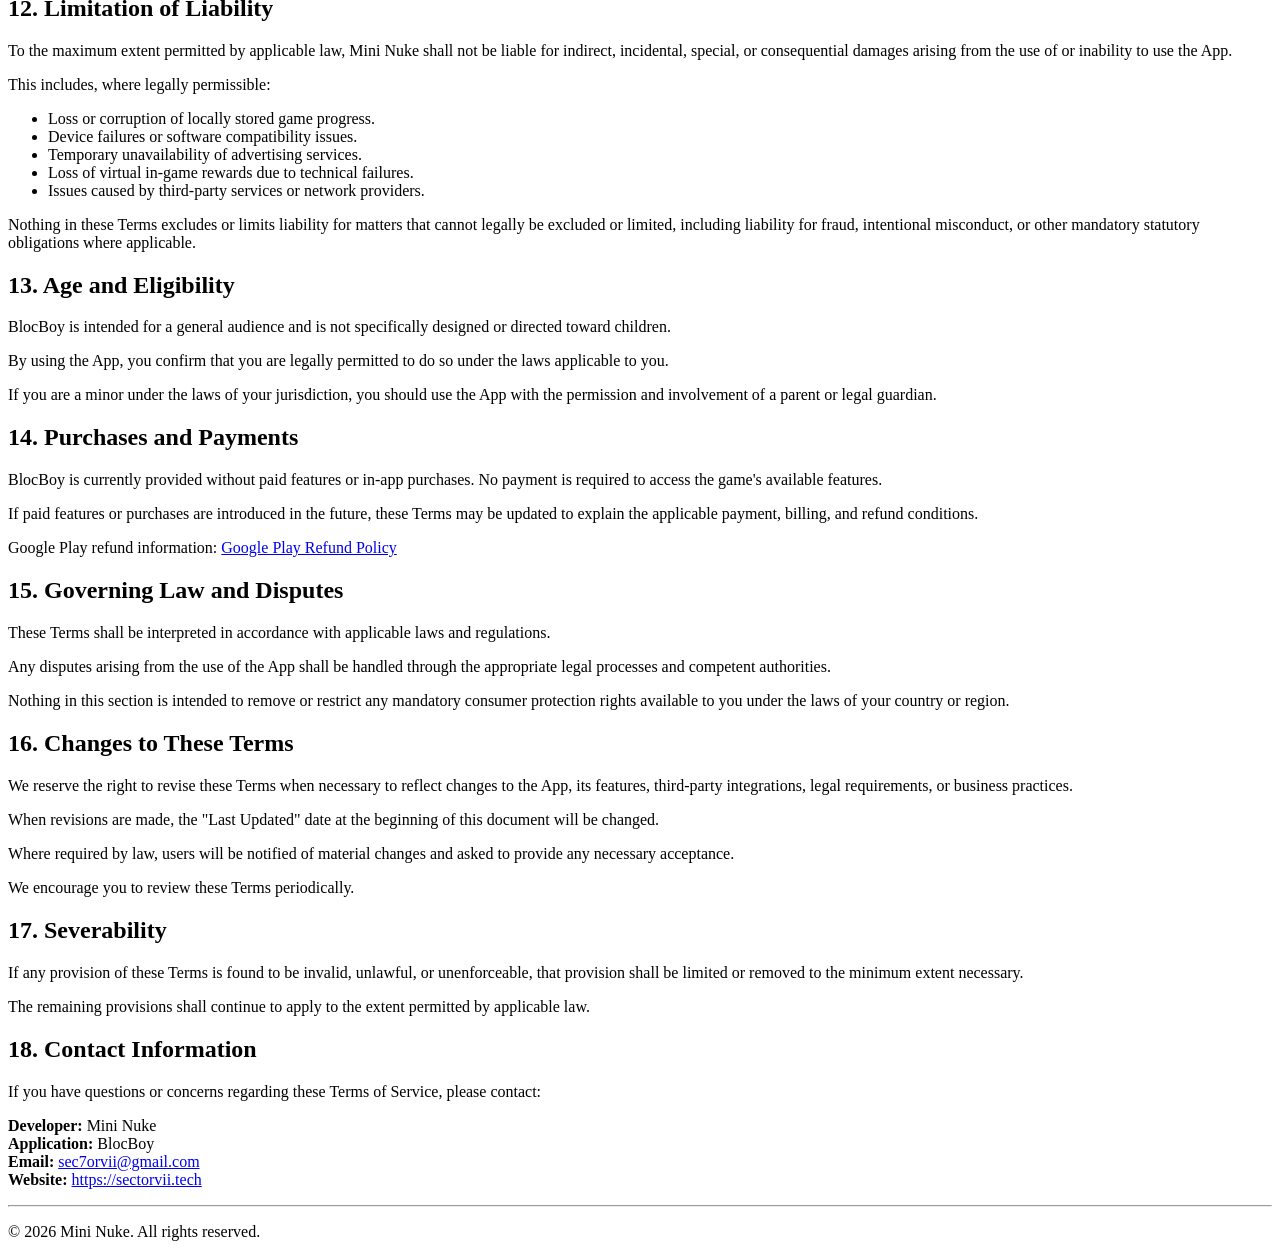
<file: blocboy/terms-of-service.html>
<!DOCTYPE html>
<html lang="en">
<head>
    <meta charset="UTF-8">
    <meta name="viewport" content="width=device-width, initial-scale=1.0">
    <meta name="description" content="Terms of Service for BlocBoy, an Android game developed by Mini Nuke.">
    <title>Terms of Service — BlocBoy</title>
</head>
<body>

    <h1>Terms of Service</h1>

    <p><strong>Application:</strong> BlocBoy</p>
    <p><strong>Developer:</strong> Mini Nuke</p>
    <p><strong>Platform:</strong> Android</p>
    <p><strong>Last Updated:</strong> November 6, 2026</p>
    <p><strong>Contact:</strong> <a href="mailto:sec7orvii@gmail.com">sec7orvii@gmail.com</a></p>

    <hr>

    <p>
        By downloading, installing, or using BlocBoy, you agree to
        these Terms of Service. If you do not agree with these Terms,
        you should not install or use the App.
    </p>

    <h2>1. Acceptance of Terms</h2>

    <p>
        These Terms of Service ("Terms") govern your access to and use
        of BlocBoy ("the App"), an Android game developed and published
        by Mini Nuke ("we", "us", or "our").
    </p>

    <p>
        By installing or using the App, you acknowledge that you have
        read and understood these Terms and agree to comply with them
        and all applicable laws and regulations.
    </p>

    <p>
        If you are a minor under the laws applicable to you, you should
        use the App only with the involvement and permission of a parent
        or legal guardian.
    </p>

    <h2>2. License to Use the App</h2>

    <p>
        Subject to your compliance with these Terms, Mini Nuke grants
        you a limited, non-exclusive, non-transferable, non-sublicensable
        license to download, install, and use the App for personal,
        non-commercial entertainment purposes.
    </p>

    <p>This license does not transfer ownership of the App to you.</p>

    <p>You may not:</p>

    <ul>
        <li>Copy, reproduce, distribute, or commercially exploit the App without authorization.</li>
        <li>Modify, adapt, or create unauthorized derivative versions of the App.</li>
        <li>Reverse engineer, decompile, or disassemble the App, except where such restrictions are prohibited by applicable law.</li>
        <li>Remove or modify copyright notices, trademarks, or other proprietary notices.</li>
        <li>Redistribute, resell, or sublicense the App without written permission.</li>
        <li>Use exploits, automation, or unauthorized modifications to manipulate gameplay or advertising rewards.</li>
        <li>Interfere with the normal operation, security, or integrity of the App.</li>
    </ul>

    <h2>3. Ownership and Intellectual Property</h2>

    <p>
        Unless otherwise stated, all rights, title, and interest in
        BlocBoy and its original content are owned by Mini Nuke or
        its respective licensors.
    </p>

    <p>This includes, where applicable:</p>

    <ul>
        <li>Game source code and software architecture.</li>
        <li>Game mechanics and original gameplay systems.</li>
        <li>Original graphics, visual assets, and animations.</li>
        <li>User interface and design elements.</li>
        <li>Original audio, music, and sound effects.</li>
        <li>Game branding, names, logos, and promotional materials.</li>
    </ul>

    <p>
        Certain components or assets may be provided by third parties
        and remain subject to their respective licenses and ownership
        rights. Nothing in these Terms transfers ownership of such
        third-party materials to Mini Nuke.
    </p>

    <h2>4. Game Functionality and Availability</h2>

    <p>
        BlocBoy is an offline single-player Android game. Core gameplay
        functionality is designed to operate locally on your device
        without requiring an online account or connection to
        Mini Nuke-operated game servers.
    </p>

    <p>
        Certain optional features, particularly rewarded advertisements,
        require an active internet connection and availability of
        third-party advertising services.
    </p>

    <p>
        We do not guarantee that every feature, advertisement, or
        third-party service will always be available or uninterrupted.
    </p>

    <p>
        We reserve the right to modify, update, suspend, or discontinue
        any part of the App when reasonably necessary, subject to
        applicable laws and consumer rights.
    </p>

    <h2>5. Rewarded Advertisements</h2>

    <p>
        BlocBoy includes optional rewarded advertisements provided
        through Google AdMob.
    </p>

    <p>
        You may voluntarily choose to watch an advertisement in
        exchange for an in-game reward when the feature is available.
    </p>

    <p>By using this feature, you acknowledge that:</p>

    <ul>
        <li>Watching rewarded advertisements is optional and is not required for basic gameplay.</li>
        <li>Advertisements are provided by Google AdMob and may be supplied by third-party advertisers.</li>
        <li>An active internet connection may be required to load and complete advertisements.</li>
        <li>Advertisement availability depends on factors outside our control, including network conditions, device compatibility, geographic availability, and advertising inventory.</li>
        <li>Rewards are granted only when the advertising SDK successfully reports completion and the App processes the reward.</li>
        <li>Rewards are virtual in-game benefits and have no real-world monetary value.</li>
        <li>Rewards cannot be exchanged for cash, transferred to another user, or redeemed outside the App.</li>
    </ul>

    <p>
        We reserve the right to modify, suspend, or remove rewarded
        advertising features and their associated rewards as necessary.
    </p>

    <p>
        Attempting to manipulate advertisements, generate fraudulent
        advertising activity, or obtain unauthorized rewards may result
        in the affected rewards being withheld or revoked.
    </p>

    <p>
        Advertisements may contain links or promotional content from
        third parties. Mini Nuke does not own or control the products,
        services, websites, or claims made by independent advertisers.
        Any interaction with third-party advertisements is at your
        own discretion.
    </p>

    <h2>6. Data and Local Game Saves</h2>

    <p>
        BlocBoy stores basic gameplay information locally on your
        Android device using a local save file.
    </p>

    <p>
        The App does not provide cloud saves, online account
        synchronization, or centralized game-progress storage
        operated by Mini Nuke.
    </p>

    <p>
        You are responsible for maintaining your device and protecting
        any locally stored game data.
    </p>

    <p>
        Game progress may be permanently lost due to:
    </p>

    <ul>
        <li>Uninstalling the App.</li>
        <li>Clearing the App's storage or application data.</li>
        <li>Device failure, corruption, or operating system changes.</li>
        <li>Accidental deletion or modification of local save files.</li>
        <li>Other circumstances outside our reasonable control.</li>
    </ul>

    <p>
        We do not guarantee recovery of lost, corrupted, or deleted
        local game data.
    </p>

    <p>
        For information about how information is handled, please
        review our Privacy Policy.
    </p>

    <h2>7. Third-Party Services</h2>

    <p>
        The App currently integrates Google AdMob, a third-party
        advertising service provided by Google LLC.
    </p>

    <p>
        The availability and operation of advertising features are
        subject to Google's own terms, policies, and technical
        requirements.
    </p>

    <p>
        Your use of third-party services may also be subject to
        separate agreements between you and the relevant provider.
    </p>

    <p>
        Mini Nuke is not responsible for the independent operation,
        content, availability, or policies of third-party services.
    </p>

    <p>
        Relevant Google documentation:
    </p>

    <ul>
        <li>
            <a href="https://policies.google.com/terms" target="_blank" rel="noopener noreferrer">
                Google Terms of Service
            </a>
        </li>
        <li>
            <a href="https://policies.google.com/privacy" target="_blank" rel="noopener noreferrer">
                Google Privacy Policy
            </a>
        </li>
    </ul>

    <h2>8. User Responsibilities</h2>

    <p>When using the App, you agree to:</p>

    <ul>
        <li>Use the App in accordance with these Terms and applicable laws.</li>
        <li>Use the App only for its intended personal entertainment purposes.</li>
        <li>Not attempt to manipulate or exploit rewarded advertising systems.</li>
        <li>Not interfere with the security or functionality of the App.</li>
        <li>Not distribute modified or unauthorized copies of the App.</li>
        <li>Maintain reasonable security of your Android device and locally stored game data.</li>
    </ul>

    <h2>9. Updates and Changes</h2>

    <p>
        We may release updates to BlocBoy to introduce new features,
        fix bugs, improve performance, address security concerns,
        or maintain compatibility with supported Android versions.
    </p>

    <p>
        Updates may change, add, or remove certain features or
        functionality.
    </p>

    <p>
        We do not guarantee that every version of the App will remain
        compatible with every Android device or operating system version.
    </p>

    <p>
        Where required, updates and material changes will be handled
        in accordance with applicable laws and Google Play policies.
    </p>

    <h2>10. Suspension and Termination</h2>

    <p>
        The license granted under these Terms remains effective until
        terminated.
    </p>

    <p>
        Your license may terminate if you materially violate these
        Terms or use the App in an unauthorized or unlawful manner.
    </p>

    <p>
        In such circumstances, we may take reasonable measures to
        protect the App and its functionality, including restricting
        access to affected features where technically possible.
    </p>

    <p>
        You may stop using the App at any time by uninstalling it
        from your device.
    </p>

    <p>
        Termination does not affect rights or obligations that
        have already accrued or provisions that are intended
        to survive termination.
    </p>

    <h2>11. Disclaimer of Warranties</h2>

    <p>
        To the maximum extent permitted by applicable law, the App
        is provided on an "as is" and "as available" basis.
    </p>

    <p>
        We do not guarantee that:
    </p>

    <ul>
        <li>The App will operate without interruptions, errors, or defects.</li>
        <li>The App will be compatible with every Android device.</li>
        <li>All game features or advertisements will always be available.</li>
        <li>Local save files will remain free from corruption or data loss.</li>
        <li>All bugs or technical issues will be resolved within a particular timeframe.</li>
    </ul>

    <p>
        Nothing in these Terms excludes warranties or consumer rights
        that cannot legally be excluded under applicable law.
    </p>

    <h2>12. Limitation of Liability</h2>

    <p>
        To the maximum extent permitted by applicable law, Mini Nuke
        shall not be liable for indirect, incidental, special, or
        consequential damages arising from the use of or inability
        to use the App.
    </p>

    <p>
        This includes, where legally permissible:
    </p>

    <ul>
        <li>Loss or corruption of locally stored game progress.</li>
        <li>Device failures or software compatibility issues.</li>
        <li>Temporary unavailability of advertising services.</li>
        <li>Loss of virtual in-game rewards due to technical failures.</li>
        <li>Issues caused by third-party services or network providers.</li>
    </ul>

    <p>
        Nothing in these Terms excludes or limits liability for
        matters that cannot legally be excluded or limited,
        including liability for fraud, intentional misconduct,
        or other mandatory statutory obligations where applicable.
    </p>

    <h2>13. Age and Eligibility</h2>

    <p>
        BlocBoy is intended for a general audience and is not
        specifically designed or directed toward children.
    </p>

    <p>
        By using the App, you confirm that you are legally permitted
        to do so under the laws applicable to you.
    </p>

    <p>
        If you are a minor under the laws of your jurisdiction,
        you should use the App with the permission and involvement
        of a parent or legal guardian.
    </p>

<h2>14. Purchases and Payments</h2>
<p>
  BlocBoy is currently provided without paid features or in-app purchases.
  No payment is required to access the game's available features.
</p>
<p>
  If paid features or purchases are introduced in the future, these Terms
  may be updated to explain the applicable payment, billing, and refund
  conditions.
</p>

    <p>
        Google Play refund information:
        <a href="https://support.google.com/googleplay/answer/2479637"
           target="_blank" rel="noopener noreferrer">
            Google Play Refund Policy
        </a>
    </p>

    <h2>15. Governing Law and Disputes</h2>

    <p>
        These Terms shall be interpreted in accordance with
        applicable laws and regulations.
    </p>

    <p>
        Any disputes arising from the use of the App shall be
        handled through the appropriate legal processes and
        competent authorities.
    </p>

    <p>
        Nothing in this section is intended to remove or restrict
        any mandatory consumer protection rights available to
        you under the laws of your country or region.
    </p>

    <h2>16. Changes to These Terms</h2>

    <p>
        We reserve the right to revise these Terms when necessary
        to reflect changes to the App, its features, third-party
        integrations, legal requirements, or business practices.
    </p>

    <p>
        When revisions are made, the "Last Updated" date at the
        beginning of this document will be changed.
    </p>

    <p>
        Where required by law, users will be notified of material
        changes and asked to provide any necessary acceptance.
    </p>

    <p>
        We encourage you to review these Terms periodically.
    </p>

    <h2>17. Severability</h2>

    <p>
        If any provision of these Terms is found to be invalid,
        unlawful, or unenforceable, that provision shall be
        limited or removed to the minimum extent necessary.
    </p>

    <p>
        The remaining provisions shall continue to apply to
        the extent permitted by applicable law.
    </p>

    <h2>18. Contact Information</h2>

    <p>
        If you have questions or concerns regarding these Terms
        of Service, please contact:
    </p>

    <p>
        <strong>Developer:</strong> Mini Nuke<br>
        <strong>Application:</strong> BlocBoy<br>
        <strong>Email:</strong>
        <a href="mailto:sec7orvii@gmail.com">sec7orvii@gmail.com</a><br>
        <strong>Website:</strong>
        <a href="https://sectorvii.tech" target="_blank" rel="noopener noreferrer">
            https://sectorvii.tech
        </a>
    </p>

    <hr>

    <p>© 2026 Mini Nuke. All rights reserved.</p>

</body>
</html>
</file>
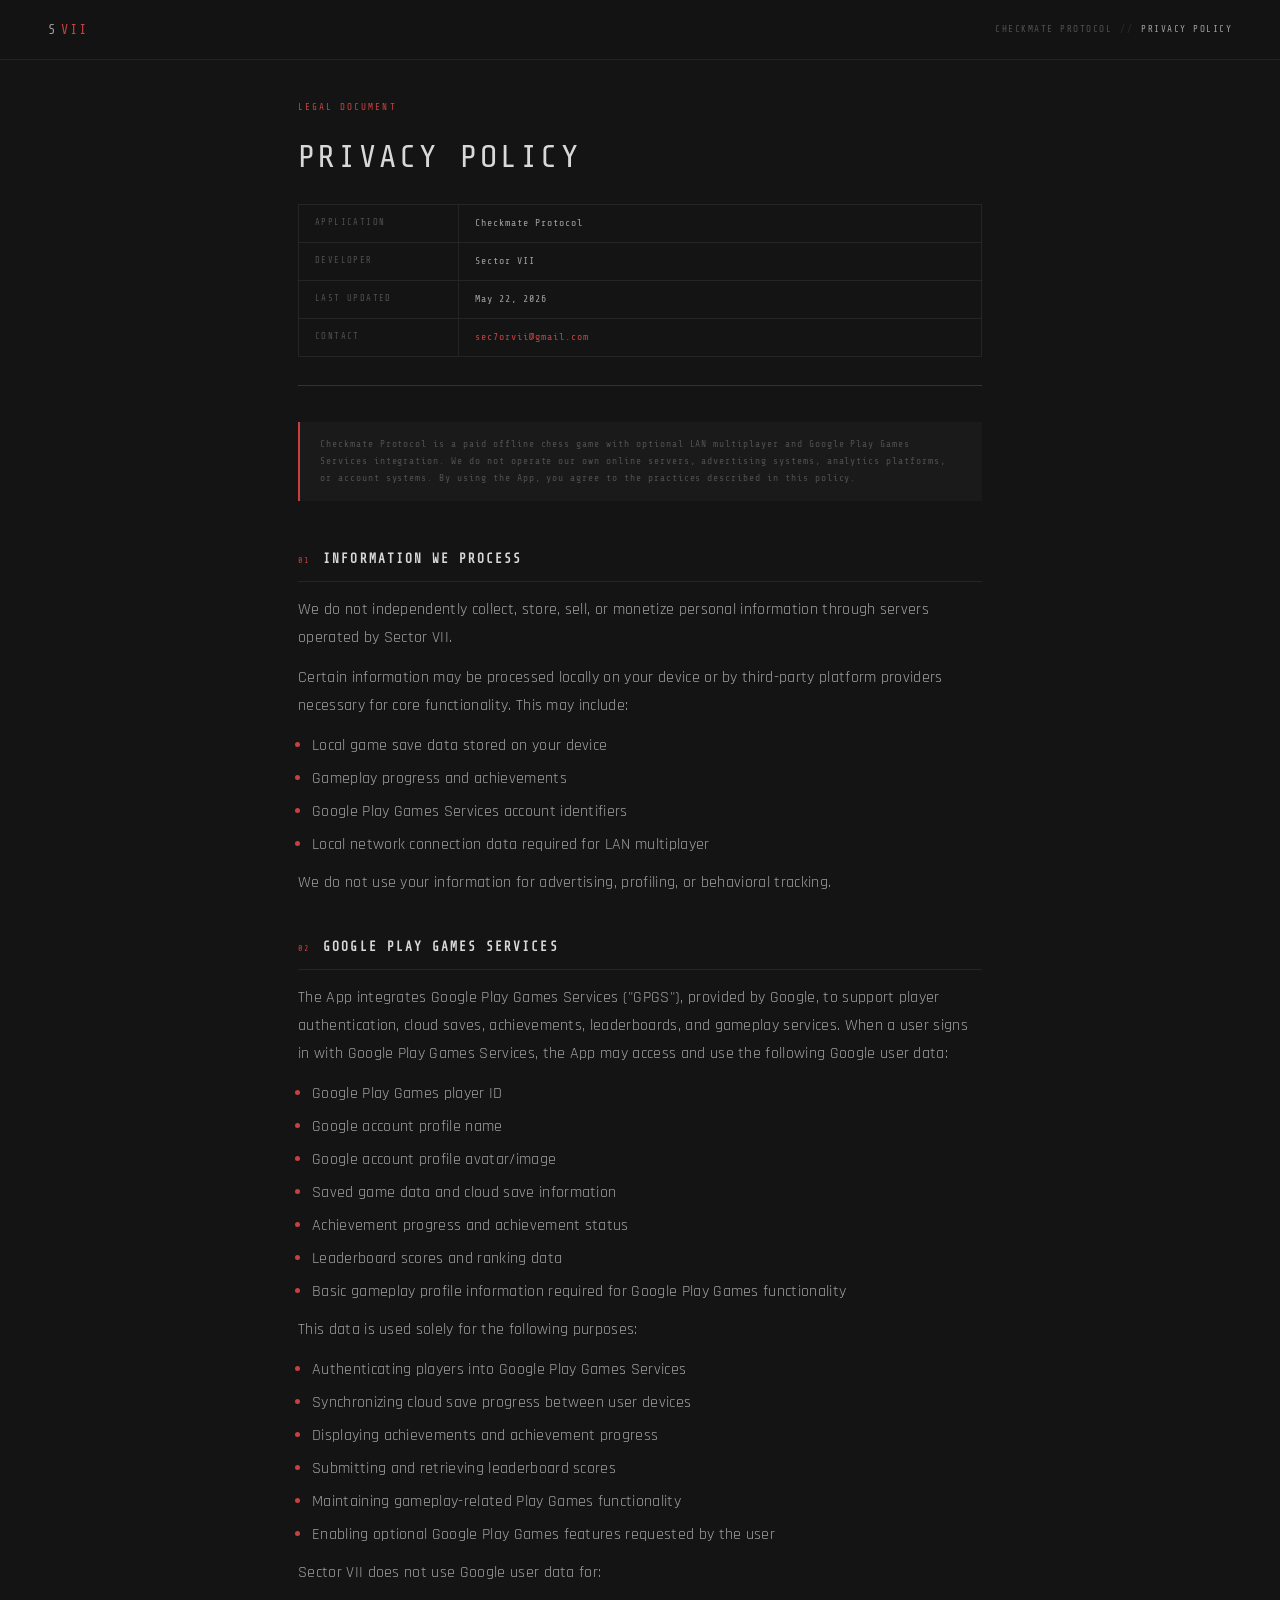
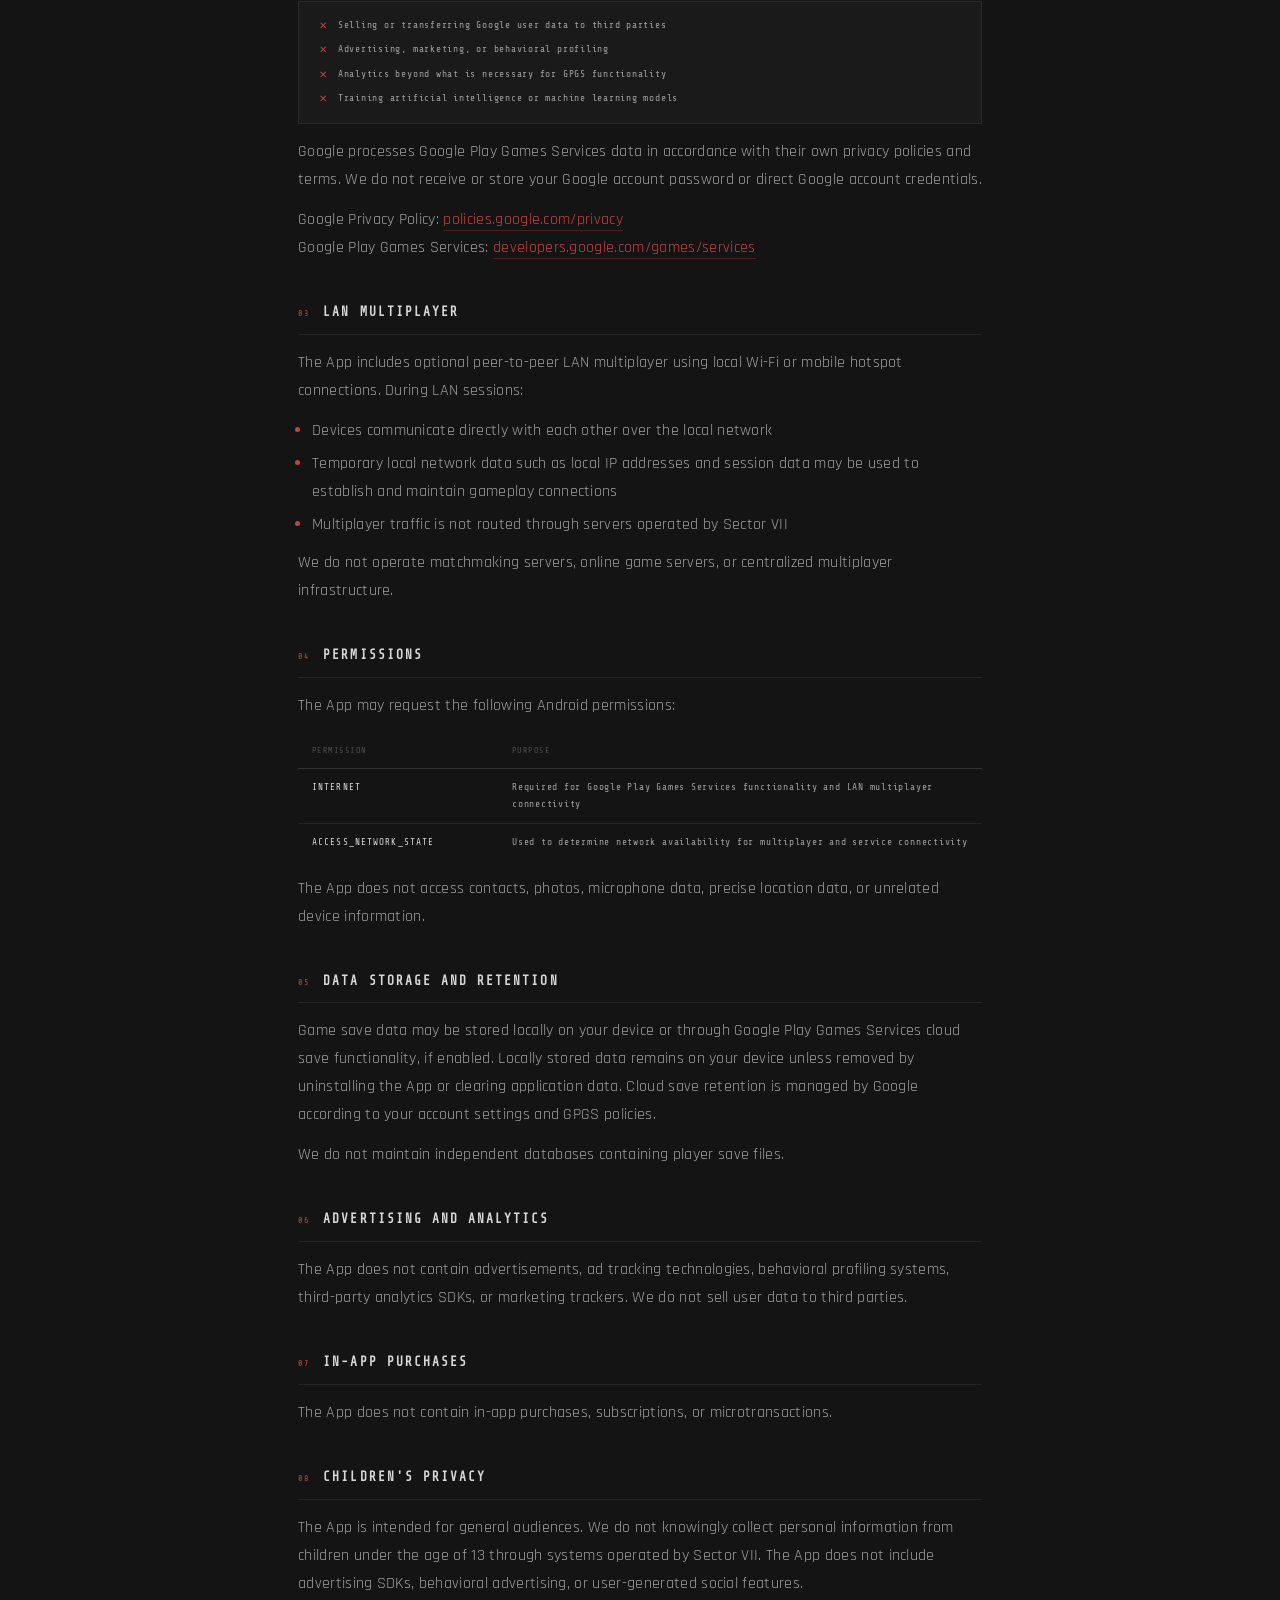
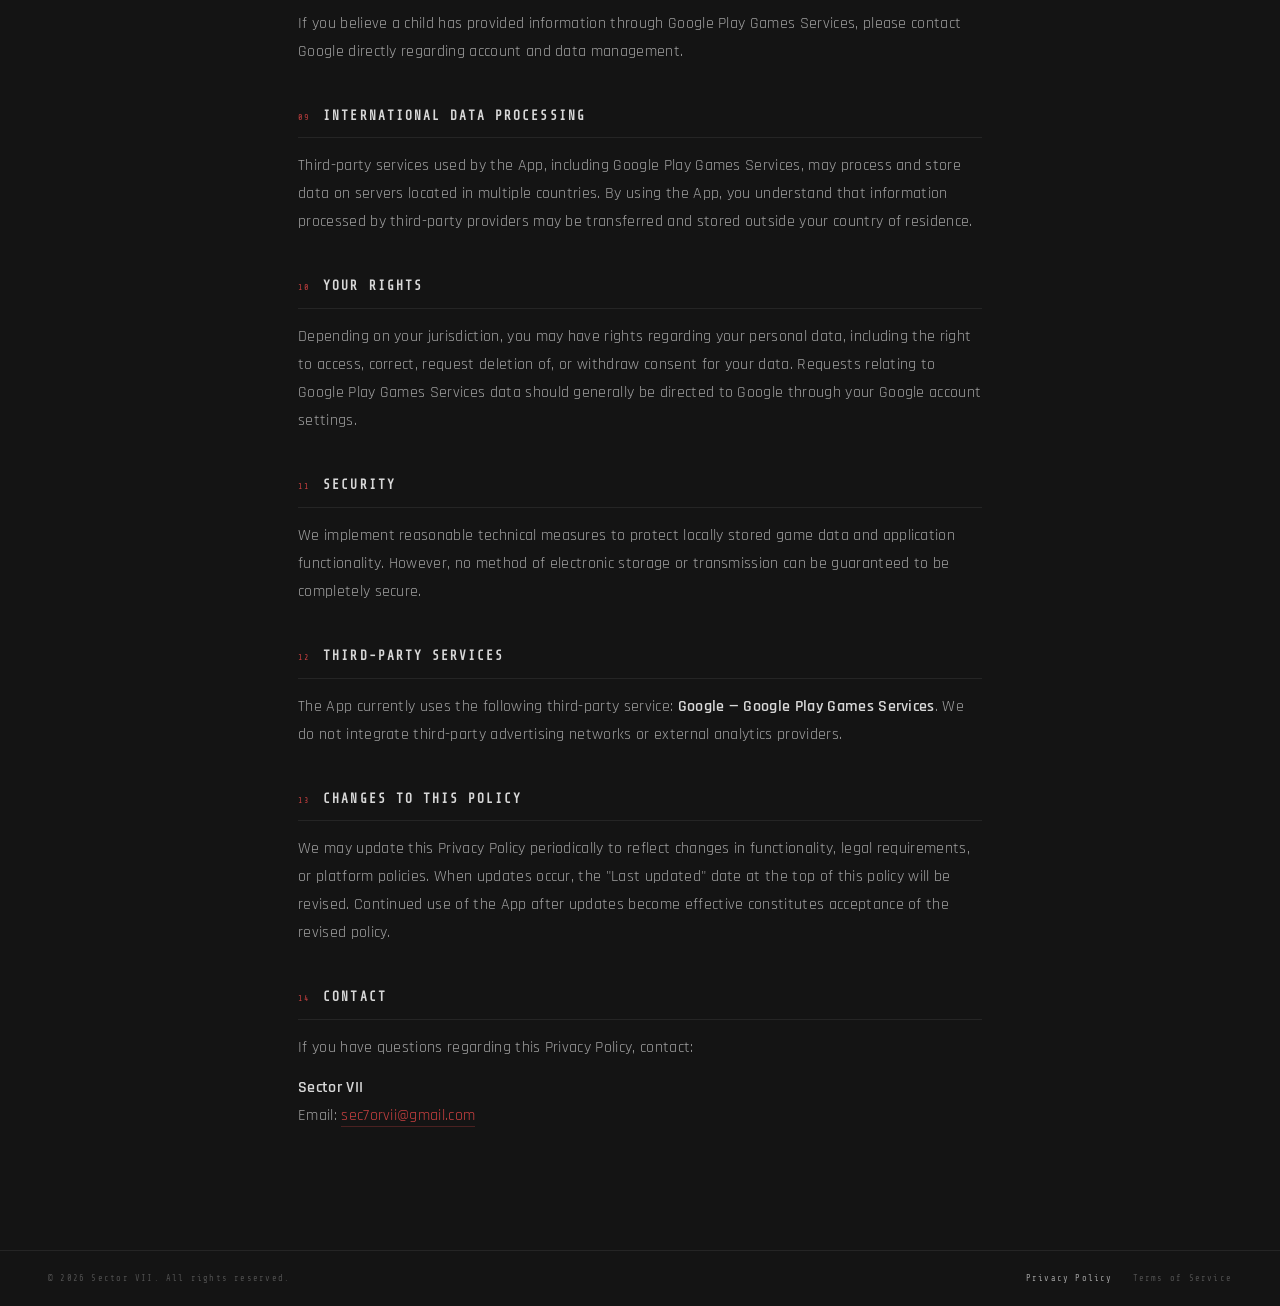
<file: Pinball Breaker/privacy-policy.html>
<!doctype html>
<html lang="en">
    <head>
        <meta charset="UTF-8" />
        <meta name="viewport" content="width=device-width, initial-scale=1.0" />
        <title>Privacy Policy — Pinball Breaker</title>
        <link rel="preconnect" href="https://fonts.googleapis.com" />
        <link rel="preconnect" href="https://fonts.gstatic.com" crossorigin />
        <link
            href="https://fonts.googleapis.com/css2?family=Share+Tech+Mono&family=Rajdhani:wght@400;500;600&display=swap"
            rel="stylesheet"
        />
        <style>
            *,
            *::before,
            *::after {
                box-sizing: border-box;
                margin: 0;
                padding: 0;
            }
            :root {
                --bg: #141414;
                --bg-raised: #1a1a1a;
                --text: #d8d8d8;
                --text-mid: #a0a0a0;
                --text-dim: #505050;
                --accent: #c84040;
                --border: rgba(255, 255, 255, 0.07);
                --border-hard: rgba(255, 255, 255, 0.13);
                --mono: "Share Tech Mono", monospace;
                --body: "Rajdhani", sans-serif;
            }
            html {
                font-size: 16px;
                scroll-behavior: smooth;
            }
            body {
                background: var(--bg);
                color: var(--text);
                font-family: var(--body);
                font-weight: 400;
                line-height: 1.7;
                letter-spacing: 0.01em;
                min-height: 100vh;
            }

            /* NAV */
            .nav {
                position: fixed;
                top: 0;
                left: 0;
                right: 0;
                z-index: 50;
                display: flex;
                align-items: center;
                justify-content: space-between;
                padding: 18px 48px;
                border-bottom: 1px solid var(--border);
                background: rgba(20, 20, 20, 0.97);
                backdrop-filter: blur(8px);
            }
            .nav-logo {
                font-family: var(--mono);
                font-size: 0.85rem;
                text-decoration: none;
                color: var(--text-mid);
                letter-spacing: 0.14em;
                display: flex;
                align-items: center;
                gap: 4px;
            }
            .nav-logo span {
                color: var(--accent);
            }
            .nav-crumb {
                font-family: var(--mono);
                font-size: 0.58rem;
                letter-spacing: 0.16em;
                color: var(--text-dim);
                display: flex;
                align-items: center;
                gap: 8px;
            }
            .nav-crumb a {
                color: var(--text-dim);
                text-decoration: none;
                transition: color 0.2s;
            }
            .nav-crumb a:hover {
                color: var(--accent);
            }

            /* LAYOUT */
            .wrap {
                max-width: 780px;
                margin: 0 auto;
                padding: 100px 48px 80px;
            }

            /* HEADER */
            .doc-header {
                padding-bottom: 28px;
                margin-bottom: 36px;
                border-bottom: 1px solid var(--border-hard);
            }
            .doc-eyebrow {
                font-family: var(--mono);
                font-size: 0.58rem;
                letter-spacing: 0.22em;
                color: var(--accent);
                margin-bottom: 14px;
            }
            .doc-title {
                font-family: var(--mono);
                font-size: clamp(1.4rem, 4vw, 2rem);
                font-weight: 400;
                letter-spacing: 0.1em;
                color: var(--text);
                margin-bottom: 20px;
            }
            .doc-meta {
                display: flex;
                flex-direction: column;
                gap: 0;
                border: 1px solid var(--border);
            }
            .meta-row {
                display: grid;
                grid-template-columns: 160px 1fr;
                border-bottom: 1px solid var(--border);
            }
            .meta-row:last-child {
                border-bottom: none;
            }
            .meta-key {
                font-family: var(--mono);
                font-size: 0.55rem;
                letter-spacing: 0.16em;
                color: var(--text-dim);
                padding: 10px 16px;
                border-right: 1px solid var(--border);
            }
            .meta-val {
                font-family: var(--mono);
                font-size: 0.62rem;
                letter-spacing: 0.1em;
                color: var(--text-mid);
                padding: 10px 16px;
            }

            /* NOTICE */
            .notice {
                background: var(--bg-raised);
                border-left: 2px solid var(--accent);
                padding: 14px 20px;
                margin-bottom: 48px;
                font-family: var(--mono);
                font-size: 0.6rem;
                letter-spacing: 0.1em;
                color: var(--text-dim);
                line-height: 1.8;
            }

            /* SECTIONS */
            .section {
                margin-bottom: 40px;
            }
            .section-heading {
                display: flex;
                align-items: baseline;
                gap: 14px;
                margin-bottom: 14px;
                padding-bottom: 10px;
                border-bottom: 1px solid var(--border);
            }
            .section-num {
                font-family: var(--mono);
                font-size: 0.52rem;
                letter-spacing: 0.2em;
                color: var(--accent);
            }
            .section-title {
                font-family: var(--mono);
                font-size: 0.8rem;
                letter-spacing: 0.16em;
                color: var(--text);
            }
            .section-body {
                font-size: 1rem;
                color: var(--text-mid);
                line-height: 1.75;
                letter-spacing: 0.02em;
            }
            .section-body p {
                margin-bottom: 12px;
            }
            .section-body p:last-child {
                margin-bottom: 0;
            }
            .section-body strong {
                color: var(--text);
                font-weight: 600;
            }
            .section-body a {
                color: var(--accent);
                text-decoration: none;
                border-bottom: 1px solid rgba(200, 64, 64, 0.3);
                transition: border-color 0.2s;
            }
            .section-body a:hover {
                border-bottom-color: var(--accent);
            }
            .section-body ul {
                padding-left: 14px;
                margin: 10px 0;
                display: flex;
                flex-direction: column;
                gap: 5px;
            }
            .section-body ul li::marker {
                color: var(--accent);
            }

            /* RESTRICTIONS BLOCK */
            .restrictions {
                background: var(--bg-raised);
                border: 1px solid var(--border);
                padding: 16px 20px;
                margin: 14px 0;
                display: flex;
                flex-direction: column;
                gap: 8px;
            }
            .restriction-row {
                display: flex;
                align-items: flex-start;
                gap: 10px;
                font-family: var(--mono);
                font-size: 0.6rem;
                letter-spacing: 0.08em;
                color: var(--text-mid);
                line-height: 1.6;
            }
            .restriction-row::before {
                content: "✕";
                color: var(--accent);
                flex-shrink: 0;
                margin-top: 1px;
            }

            /* PERMISSIONS TABLE */
            .perm-table {
                width: 100%;
                border-collapse: collapse;
                margin: 14px 0;
                font-family: var(--mono);
            }
            .perm-table th {
                font-size: 0.52rem;
                letter-spacing: 0.18em;
                color: var(--text-dim);
                text-align: left;
                padding: 10px 14px;
                border-bottom: 1px solid var(--border-hard);
                font-weight: 400;
            }
            .perm-table td {
                font-size: 0.6rem;
                letter-spacing: 0.08em;
                color: var(--text-mid);
                padding: 10px 14px;
                border-bottom: 1px solid var(--border);
                vertical-align: top;
            }
            .perm-table tr:last-child td {
                border-bottom: none;
            }
            .perm-table td:first-child {
                color: var(--text);
                font-size: 0.58rem;
                letter-spacing: 0.12em;
                width: 200px;
            }

            /* FOOTER */
            .footer {
                border-top: 1px solid var(--border);
                padding: 20px 48px;
                display: flex;
                align-items: center;
                justify-content: space-between;
                flex-wrap: wrap;
                gap: 10px;
            }
            .footer-left {
                font-family: var(--mono);
                font-size: 0.54rem;
                letter-spacing: 0.14em;
                color: var(--text-dim);
            }
            .footer-right {
                display: flex;
                gap: 20px;
            }
            .footer-link {
                font-family: var(--mono);
                font-size: 0.54rem;
                letter-spacing: 0.14em;
                color: var(--text-dim);
                text-decoration: none;
                transition: color 0.2s;
            }
            .footer-link:hover {
                color: var(--accent);
            }
            .footer-link.active {
                color: var(--text-mid);
            }

            @media (max-width: 768px) {
                .nav {
                    padding: 14px 20px;
                }
                .wrap {
                    padding: 88px 20px 60px;
                }
                .footer {
                    flex-direction: column;
                    gap: 8px;
                    padding: 16px 20px;
                }
                .meta-row {
                    grid-template-columns: 120px 1fr;
                }
            }
            @media (max-width: 480px) {
                .nav-crumb {
                    display: none;
                }
                .wrap {
                    padding: 80px 16px 52px;
                }
                .meta-row {
                    grid-template-columns: 1fr;
                }
                .meta-key {
                    border-right: none;
                    border-bottom: 1px solid var(--border);
                    padding: 8px 14px 4px;
                }
                .meta-val {
                    padding: 4px 14px 10px;
                }
                .perm-table td:first-child {
                    width: auto;
                }
                .footer {
                    padding: 14px 16px;
                }
            }
        </style>
    </head>
    <body>
        <nav class="nav">
            <a href="index.html" class="nav-logo">S<span>VII</span></a>
            <div class="nav-crumb">
                <a href="index.html">CHECKMATE PROTOCOL</a>
                <span style="opacity: 0.4">//</span>
                <span style="color: var(--text-mid)">PRIVACY POLICY</span>
            </div>
        </nav>

        <div class="wrap">
            <div class="doc-header">
                <div class="doc-eyebrow">LEGAL DOCUMENT</div>
                <h1 class="doc-title">PRIVACY POLICY</h1>
                <div class="doc-meta">
                    <div class="meta-row">
                        <span class="meta-key">APPLICATION</span>
                        <span class="meta-val">Checkmate Protocol</span>
                    </div>
                    <div class="meta-row">
                        <span class="meta-key">DEVELOPER</span>
                        <span class="meta-val">Sector VII</span>
                    </div>
                    <div class="meta-row">
                        <span class="meta-key">LAST UPDATED</span>
                        <span class="meta-val">May 22, 2026</span>
                    </div>
                    <div class="meta-row">
                        <span class="meta-key">CONTACT</span>
                        <span class="meta-val"
                            ><a
                                href="mailto:sec7orvii@gmail.com"
                                style="
                                    color: var(--accent);
                                    text-decoration: none;
                                "
                                >sec7orvii@gmail.com</a
                            ></span
                        >
                    </div>
                </div>
            </div>

            <div class="notice">
                Checkmate Protocol is a paid offline chess game with optional
                LAN multiplayer and Google Play Games Services integration. We
                do not operate our own online servers, advertising systems,
                analytics platforms, or account systems. By using the App, you
                agree to the practices described in this policy.
            </div>

            <!-- 01 -->
            <div class="section">
                <div class="section-heading">
                    <span class="section-num">01</span>
                    <h2 class="section-title">INFORMATION WE PROCESS</h2>
                </div>
                <div class="section-body">
                    <p>
                        We do not independently collect, store, sell, or
                        monetize personal information through servers operated
                        by Sector VII.
                    </p>
                    <p>
                        Certain information may be processed locally on your
                        device or by third-party platform providers necessary
                        for core functionality. This may include:
                    </p>
                    <ul>
                        <li>Local game save data stored on your device</li>
                        <li>Gameplay progress and achievements</li>
                        <li>Google Play Games Services account identifiers</li>
                        <li>
                            Local network connection data required for LAN
                            multiplayer
                        </li>
                    </ul>
                    <p>
                        We do not use your information for advertising,
                        profiling, or behavioral tracking.
                    </p>
                </div>
            </div>

            <!-- 02 -->
            <div class="section">
                <div class="section-heading">
                    <span class="section-num">02</span>
                    <h2 class="section-title">GOOGLE PLAY GAMES SERVICES</h2>
                </div>
                <div class="section-body">
                    <p>
                        The App integrates Google Play Games Services ("GPGS"),
                        provided by Google, to support player authentication,
                        cloud saves, achievements, leaderboards, and gameplay
                        services. When a user signs in with Google Play Games
                        Services, the App may access and use the following
                        Google user data:
                    </p>
                    <ul>
                        <li>Google Play Games player ID</li>
                        <li>Google account profile name</li>
                        <li>Google account profile avatar/image</li>
                        <li>Saved game data and cloud save information</li>
                        <li>Achievement progress and achievement status</li>
                        <li>Leaderboard scores and ranking data</li>
                        <li>
                            Basic gameplay profile information required for
                            Google Play Games functionality
                        </li>
                    </ul>
                    <p>This data is used solely for the following purposes:</p>
                    <ul>
                        <li>
                            Authenticating players into Google Play Games
                            Services
                        </li>
                        <li>
                            Synchronizing cloud save progress between user
                            devices
                        </li>
                        <li>
                            Displaying achievements and achievement progress
                        </li>
                        <li>Submitting and retrieving leaderboard scores</li>
                        <li>
                            Maintaining gameplay-related Play Games
                            functionality
                        </li>
                        <li>
                            Enabling optional Google Play Games features
                            requested by the user
                        </li>
                    </ul>
                    <p>Sector VII does not use Google user data for:</p>
                    <div class="restrictions">
                        <div class="restriction-row">
                            Selling or transferring Google user data to third
                            parties
                        </div>
                        <div class="restriction-row">
                            Advertising, marketing, or behavioral profiling
                        </div>
                        <div class="restriction-row">
                            Analytics beyond what is necessary for GPGS
                            functionality
                        </div>
                        <div class="restriction-row">
                            Training artificial intelligence or machine learning
                            models
                        </div>
                    </div>
                    <p>
                        Google processes Google Play Games Services data in
                        accordance with their own privacy policies and terms. We
                        do not receive or store your Google account password or
                        direct Google account credentials.
                    </p>
                    <p>
                        Google Privacy Policy:
                        <a
                            href="https://policies.google.com/privacy"
                            target="_blank"
                            rel="noopener"
                            >policies.google.com/privacy</a
                        ><br />
                        Google Play Games Services:
                        <a
                            href="https://developers.google.com/games/services"
                            target="_blank"
                            rel="noopener"
                            >developers.google.com/games/services</a
                        >
                    </p>
                </div>
            </div>

            <!-- 03 -->
            <div class="section">
                <div class="section-heading">
                    <span class="section-num">03</span>
                    <h2 class="section-title">LAN MULTIPLAYER</h2>
                </div>
                <div class="section-body">
                    <p>
                        The App includes optional peer-to-peer LAN multiplayer
                        using local Wi-Fi or mobile hotspot connections. During
                        LAN sessions:
                    </p>
                    <ul>
                        <li>
                            Devices communicate directly with each other over
                            the local network
                        </li>
                        <li>
                            Temporary local network data such as local IP
                            addresses and session data may be used to establish
                            and maintain gameplay connections
                        </li>
                        <li>
                            Multiplayer traffic is not routed through servers
                            operated by Sector VII
                        </li>
                    </ul>
                    <p>
                        We do not operate matchmaking servers, online game
                        servers, or centralized multiplayer infrastructure.
                    </p>
                </div>
            </div>

            <!-- 04 -->
            <div class="section">
                <div class="section-heading">
                    <span class="section-num">04</span>
                    <h2 class="section-title">PERMISSIONS</h2>
                </div>
                <div class="section-body">
                    <p>
                        The App may request the following Android permissions:
                    </p>
                    <table class="perm-table">
                        <thead>
                            <tr>
                                <th>PERMISSION</th>
                                <th>PURPOSE</th>
                            </tr>
                        </thead>
                        <tbody>
                            <tr>
                                <td>INTERNET</td>
                                <td>
                                    Required for Google Play Games Services
                                    functionality and LAN multiplayer
                                    connectivity
                                </td>
                            </tr>
                            <tr>
                                <td>ACCESS_NETWORK_STATE</td>
                                <td>
                                    Used to determine network availability for
                                    multiplayer and service connectivity
                                </td>
                            </tr>
                        </tbody>
                    </table>
                    <p>
                        The App does not access contacts, photos, microphone
                        data, precise location data, or unrelated device
                        information.
                    </p>
                </div>
            </div>

            <!-- 05 -->
            <div class="section">
                <div class="section-heading">
                    <span class="section-num">05</span>
                    <h2 class="section-title">DATA STORAGE AND RETENTION</h2>
                </div>
                <div class="section-body">
                    <p>
                        Game save data may be stored locally on your device or
                        through Google Play Games Services cloud save
                        functionality, if enabled. Locally stored data remains
                        on your device unless removed by uninstalling the App or
                        clearing application data. Cloud save retention is
                        managed by Google according to your account settings and
                        GPGS policies.
                    </p>
                    <p>
                        We do not maintain independent databases containing
                        player save files.
                    </p>
                </div>
            </div>

            <!-- 06 -->
            <div class="section">
                <div class="section-heading">
                    <span class="section-num">06</span>
                    <h2 class="section-title">ADVERTISING AND ANALYTICS</h2>
                </div>
                <div class="section-body">
                    <p>
                        The App does not contain advertisements, ad tracking
                        technologies, behavioral profiling systems, third-party
                        analytics SDKs, or marketing trackers. We do not sell
                        user data to third parties.
                    </p>
                </div>
            </div>

            <!-- 07 -->
            <div class="section">
                <div class="section-heading">
                    <span class="section-num">07</span>
                    <h2 class="section-title">IN-APP PURCHASES</h2>
                </div>
                <div class="section-body">
                    <p>
                        The App does not contain in-app purchases,
                        subscriptions, or microtransactions.
                    </p>
                </div>
            </div>

            <!-- 08 -->
            <div class="section">
                <div class="section-heading">
                    <span class="section-num">08</span>
                    <h2 class="section-title">CHILDREN'S PRIVACY</h2>
                </div>
                <div class="section-body">
                    <p>
                        The App is intended for general audiences. We do not
                        knowingly collect personal information from children
                        under the age of 13 through systems operated by Sector
                        VII. The App does not include advertising SDKs,
                        behavioral advertising, or user-generated social
                        features.
                    </p>
                    <p>
                        If you believe a child has provided information through
                        Google Play Games Services, please contact Google
                        directly regarding account and data management.
                    </p>
                </div>
            </div>

            <!-- 09 -->
            <div class="section">
                <div class="section-heading">
                    <span class="section-num">09</span>
                    <h2 class="section-title">INTERNATIONAL DATA PROCESSING</h2>
                </div>
                <div class="section-body">
                    <p>
                        Third-party services used by the App, including Google
                        Play Games Services, may process and store data on
                        servers located in multiple countries. By using the App,
                        you understand that information processed by third-party
                        providers may be transferred and stored outside your
                        country of residence.
                    </p>
                </div>
            </div>

            <!-- 10 -->
            <div class="section">
                <div class="section-heading">
                    <span class="section-num">10</span>
                    <h2 class="section-title">YOUR RIGHTS</h2>
                </div>
                <div class="section-body">
                    <p>
                        Depending on your jurisdiction, you may have rights
                        regarding your personal data, including the right to
                        access, correct, request deletion of, or withdraw
                        consent for your data. Requests relating to Google Play
                        Games Services data should generally be directed to
                        Google through your Google account settings.
                    </p>
                </div>
            </div>

            <!-- 11 -->
            <div class="section">
                <div class="section-heading">
                    <span class="section-num">11</span>
                    <h2 class="section-title">SECURITY</h2>
                </div>
                <div class="section-body">
                    <p>
                        We implement reasonable technical measures to protect
                        locally stored game data and application functionality.
                        However, no method of electronic storage or transmission
                        can be guaranteed to be completely secure.
                    </p>
                </div>
            </div>

            <!-- 12 -->
            <div class="section">
                <div class="section-heading">
                    <span class="section-num">12</span>
                    <h2 class="section-title">THIRD-PARTY SERVICES</h2>
                </div>
                <div class="section-body">
                    <p>
                        The App currently uses the following third-party
                        service:
                        <strong>Google — Google Play Games Services</strong>. We
                        do not integrate third-party advertising networks or
                        external analytics providers.
                    </p>
                </div>
            </div>

            <!-- 13 -->
            <div class="section">
                <div class="section-heading">
                    <span class="section-num">13</span>
                    <h2 class="section-title">CHANGES TO THIS POLICY</h2>
                </div>
                <div class="section-body">
                    <p>
                        We may update this Privacy Policy periodically to
                        reflect changes in functionality, legal requirements, or
                        platform policies. When updates occur, the "Last
                        updated" date at the top of this policy will be revised.
                        Continued use of the App after updates become effective
                        constitutes acceptance of the revised policy.
                    </p>
                </div>
            </div>

            <!-- 14 -->
            <div class="section">
                <div class="section-heading">
                    <span class="section-num">14</span>
                    <h2 class="section-title">CONTACT</h2>
                </div>
                <div class="section-body">
                    <p>
                        If you have questions regarding this Privacy Policy,
                        contact:
                    </p>
                    <p>
                        <strong>Sector VII</strong><br />
                        Email:
                        <a href="mailto:sec7orvii@gmail.com"
                            >sec7orvii@gmail.com</a
                        >
                    </p>
                </div>
            </div>
        </div>

        <footer class="footer">
            <div class="footer-left">
                © 2026 Sector VII. All rights reserved.
            </div>
            <div class="footer-right">
                <a href="privacy-policy.html" class="footer-link active"
                    >Privacy Policy</a
                >
                <a href="terms-of-service.html" class="footer-link"
                    >Terms of Service</a
                >
            </div>
        </footer>
    </body>
</html>
</file>
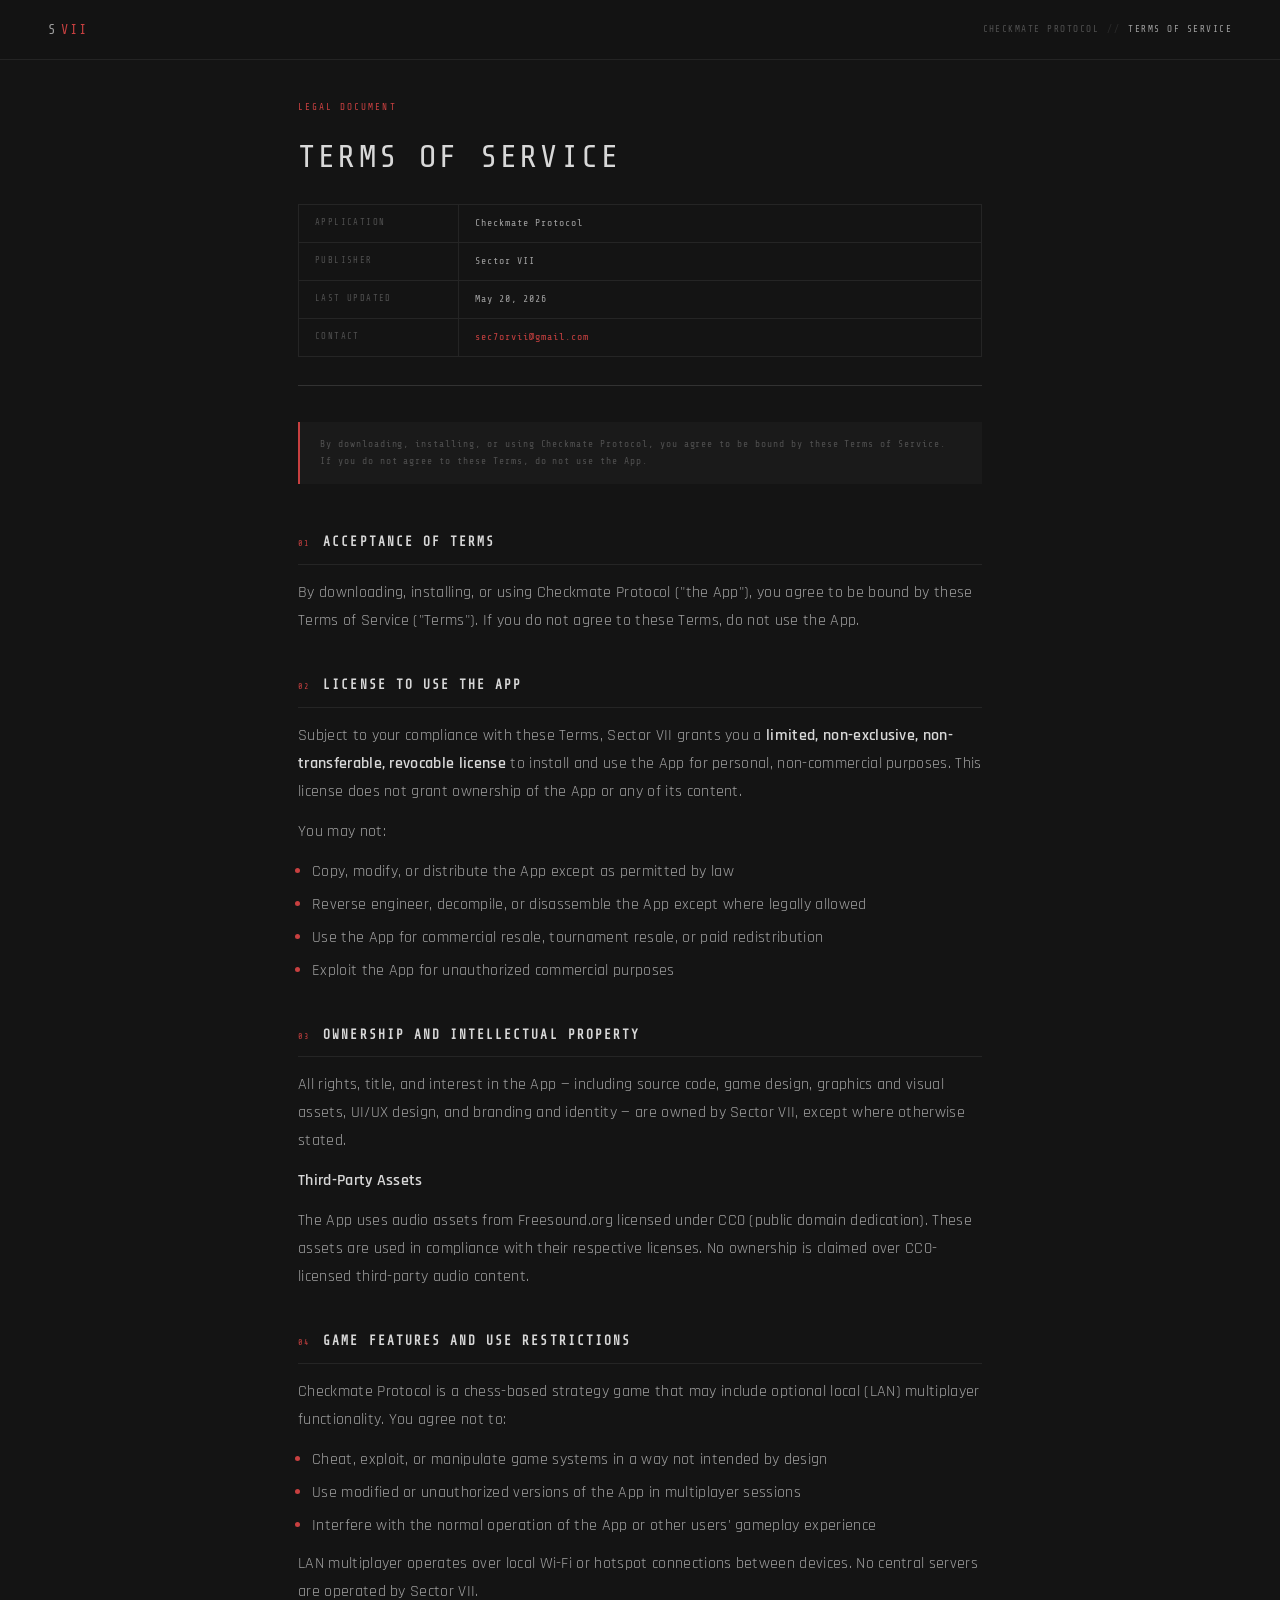
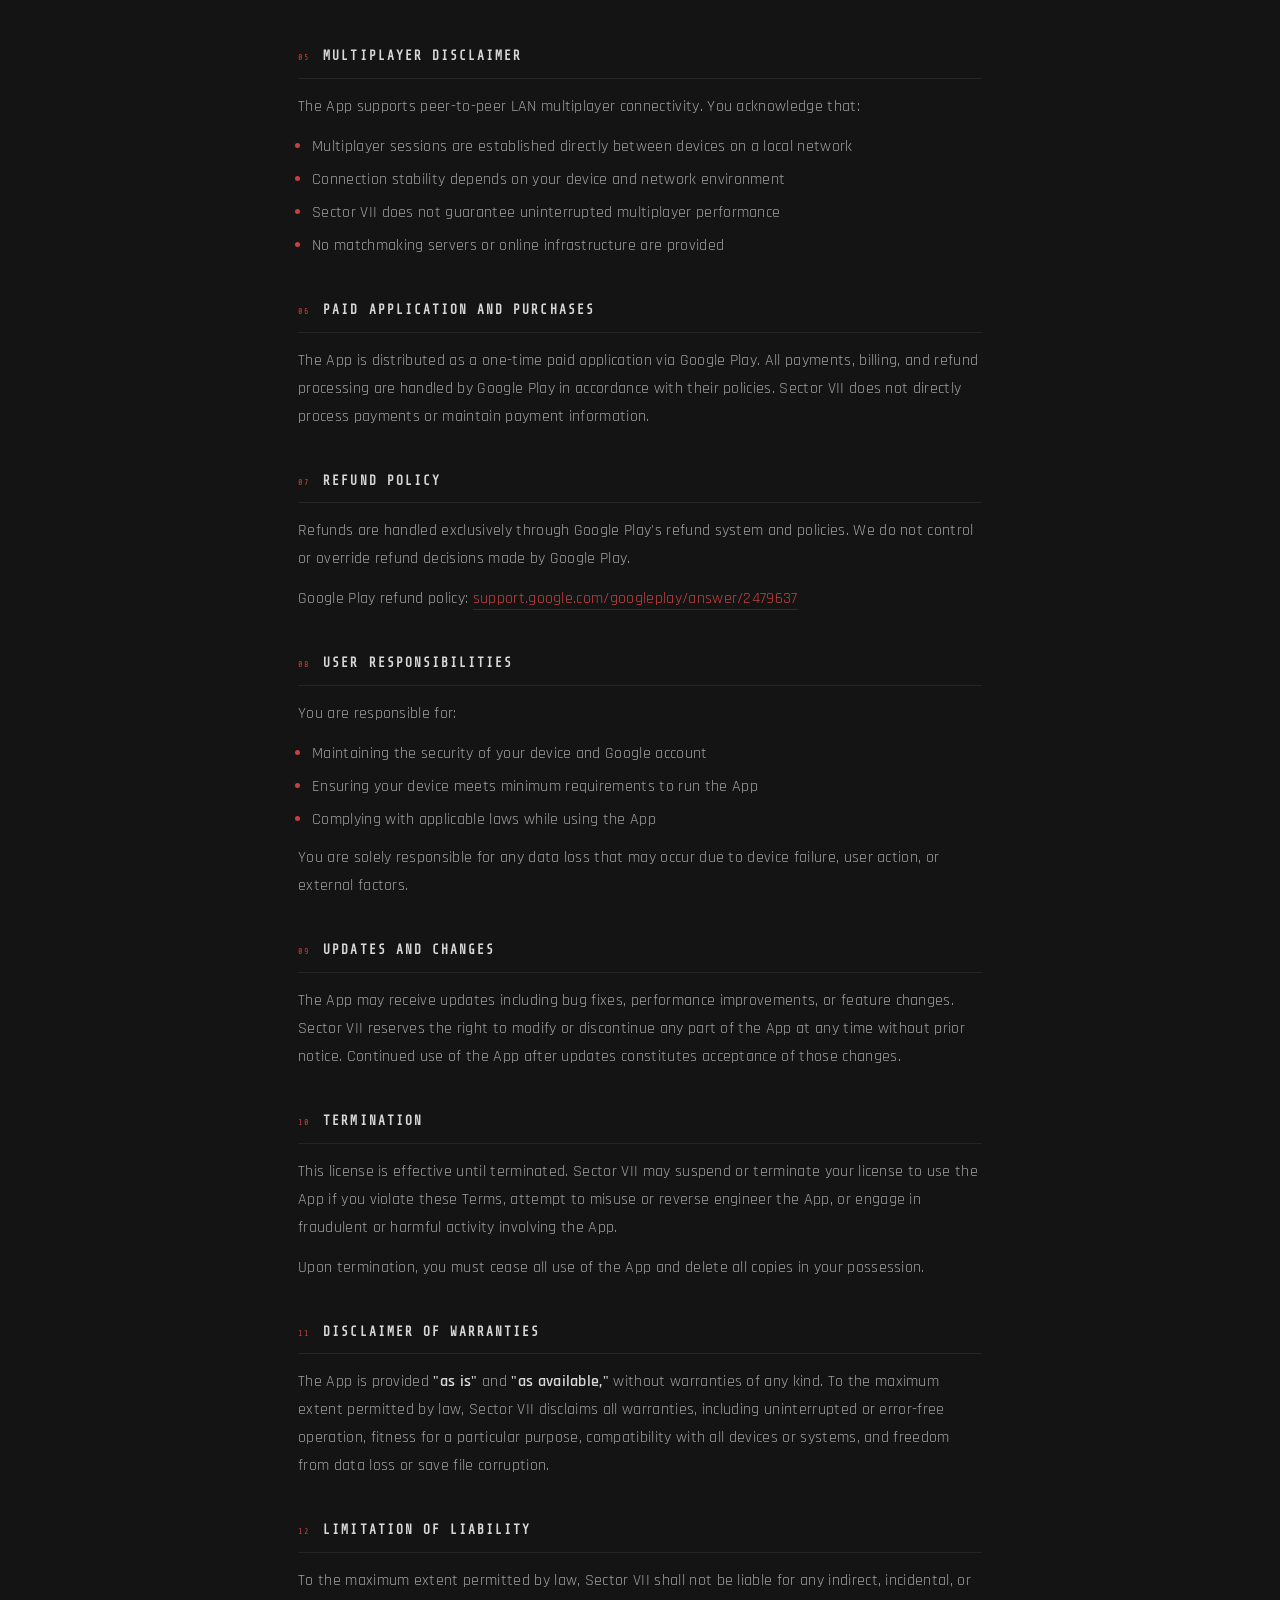
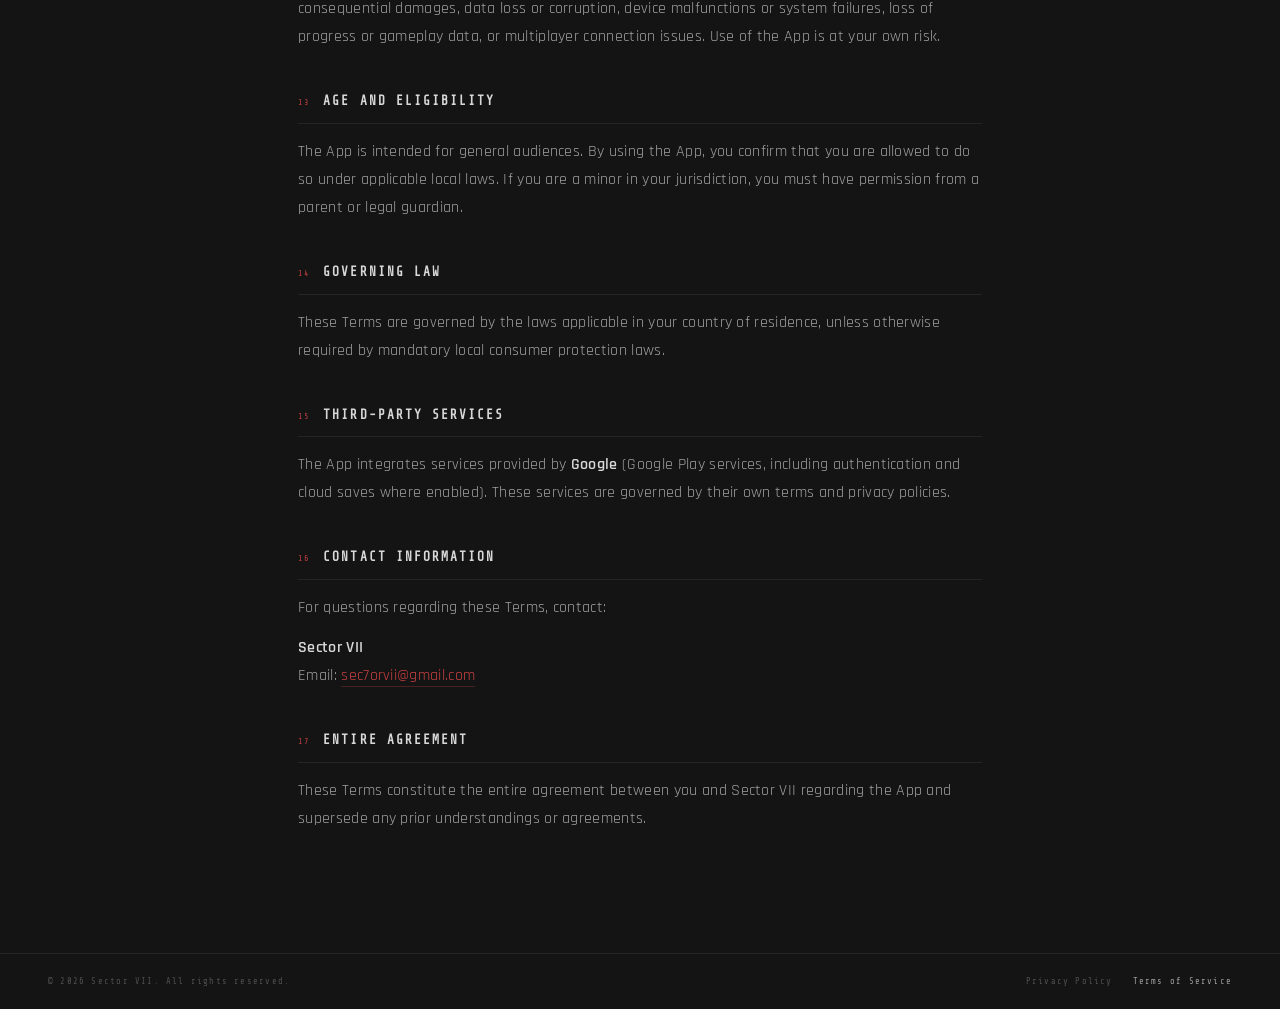
<file: Pinball Breaker/terms-of-service.html>
<!doctype html>
<html lang="en">
    <head>
        <meta charset="UTF-8" />
        <meta name="viewport" content="width=device-width, initial-scale=1.0" />
        <title>Terms of Service — Pinball Breaker</title>
        <link rel="preconnect" href="https://fonts.googleapis.com" />
        <link rel="preconnect" href="https://fonts.gstatic.com" crossorigin />
        <link
            href="https://fonts.googleapis.com/css2?family=Share+Tech+Mono&family=Rajdhani:wght@400;500;600&display=swap"
            rel="stylesheet"
        />
        <style>
            *,
            *::before,
            *::after {
                box-sizing: border-box;
                margin: 0;
                padding: 0;
            }
            :root {
                --bg: #141414;
                --bg-raised: #1a1a1a;
                --text: #d8d8d8;
                --text-mid: #a0a0a0;
                --text-dim: #505050;
                --accent: #c84040;
                --border: rgba(255, 255, 255, 0.07);
                --border-hard: rgba(255, 255, 255, 0.13);
                --mono: "Share Tech Mono", monospace;
                --body: "Rajdhani", sans-serif;
            }
            html {
                font-size: 16px;
                scroll-behavior: smooth;
            }
            body {
                background: var(--bg);
                color: var(--text);
                font-family: var(--body);
                font-weight: 400;
                line-height: 1.7;
                letter-spacing: 0.01em;
                min-height: 100vh;
            }

            /* NAV */
            .nav {
                position: fixed;
                top: 0;
                left: 0;
                right: 0;
                z-index: 50;
                display: flex;
                align-items: center;
                justify-content: space-between;
                padding: 18px 48px;
                border-bottom: 1px solid var(--border);
                background: rgba(20, 20, 20, 0.97);
                backdrop-filter: blur(8px);
            }
            .nav-logo {
                font-family: var(--mono);
                font-size: 0.85rem;
                text-decoration: none;
                color: var(--text-mid);
                letter-spacing: 0.14em;
                display: flex;
                align-items: center;
                gap: 4px;
            }
            .nav-logo span {
                color: var(--accent);
            }
            .nav-crumb {
                font-family: var(--mono);
                font-size: 0.58rem;
                letter-spacing: 0.16em;
                color: var(--text-dim);
                display: flex;
                align-items: center;
                gap: 8px;
            }
            .nav-crumb a {
                color: var(--text-dim);
                text-decoration: none;
                transition: color 0.2s;
            }
            .nav-crumb a:hover {
                color: var(--accent);
            }

            /* LAYOUT */
            .wrap {
                max-width: 780px;
                margin: 0 auto;
                padding: 100px 48px 80px;
            }

            /* HEADER */
            .doc-header {
                padding-bottom: 28px;
                margin-bottom: 36px;
                border-bottom: 1px solid var(--border-hard);
            }
            .doc-eyebrow {
                font-family: var(--mono);
                font-size: 0.58rem;
                letter-spacing: 0.22em;
                color: var(--accent);
                margin-bottom: 14px;
            }
            .doc-title {
                font-family: var(--mono);
                font-size: clamp(1.4rem, 4vw, 2rem);
                font-weight: 400;
                letter-spacing: 0.1em;
                color: var(--text);
                margin-bottom: 20px;
            }
            .doc-meta {
                display: flex;
                flex-direction: column;
                gap: 0;
                border: 1px solid var(--border);
            }
            .meta-row {
                display: grid;
                grid-template-columns: 160px 1fr;
                border-bottom: 1px solid var(--border);
            }
            .meta-row:last-child {
                border-bottom: none;
            }
            .meta-key {
                font-family: var(--mono);
                font-size: 0.55rem;
                letter-spacing: 0.16em;
                color: var(--text-dim);
                padding: 10px 16px;
                border-right: 1px solid var(--border);
            }
            .meta-val {
                font-family: var(--mono);
                font-size: 0.62rem;
                letter-spacing: 0.1em;
                color: var(--text-mid);
                padding: 10px 16px;
            }

            /* NOTICE */
            .notice {
                background: var(--bg-raised);
                border-left: 2px solid var(--accent);
                padding: 14px 20px;
                margin-bottom: 48px;
                font-family: var(--mono);
                font-size: 0.6rem;
                letter-spacing: 0.1em;
                color: var(--text-dim);
                line-height: 1.8;
            }

            /* SECTIONS */
            .section {
                margin-bottom: 40px;
            }
            .section-heading {
                display: flex;
                align-items: baseline;
                gap: 14px;
                margin-bottom: 14px;
                padding-bottom: 10px;
                border-bottom: 1px solid var(--border);
            }
            .section-num {
                font-family: var(--mono);
                font-size: 0.52rem;
                letter-spacing: 0.2em;
                color: var(--accent);
            }
            .section-title {
                font-family: var(--mono);
                font-size: 0.8rem;
                letter-spacing: 0.16em;
                color: var(--text);
            }
            .section-body {
                font-size: 1rem;
                color: var(--text-mid);
                line-height: 1.75;
                letter-spacing: 0.02em;
            }
            .section-body p {
                margin-bottom: 12px;
            }
            .section-body p:last-child {
                margin-bottom: 0;
            }
            .section-body strong {
                color: var(--text);
                font-weight: 600;
            }
            .section-body a {
                color: var(--accent);
                text-decoration: none;
                border-bottom: 1px solid rgba(200, 64, 64, 0.3);
                transition: border-color 0.2s;
            }
            .section-body a:hover {
                border-bottom-color: var(--accent);
            }
            .section-body ul {
                padding-left: 14px;
                margin: 10px 0;
                display: flex;
                flex-direction: column;
                gap: 5px;
            }
            .section-body ul li::marker {
                color: var(--accent);
            }

            /* FOOTER */
            .footer {
                border-top: 1px solid var(--border);
                padding: 20px 48px;
                display: flex;
                align-items: center;
                justify-content: space-between;
                flex-wrap: wrap;
                gap: 10px;
            }
            .footer-left {
                font-family: var(--mono);
                font-size: 0.54rem;
                letter-spacing: 0.14em;
                color: var(--text-dim);
            }
            .footer-right {
                display: flex;
                gap: 20px;
            }
            .footer-link {
                font-family: var(--mono);
                font-size: 0.54rem;
                letter-spacing: 0.14em;
                color: var(--text-dim);
                text-decoration: none;
                transition: color 0.2s;
            }
            .footer-link:hover {
                color: var(--accent);
            }
            .footer-link.active {
                color: var(--text-mid);
            }

            @media (max-width: 768px) {
                .nav {
                    padding: 14px 20px;
                }
                .wrap {
                    padding: 88px 20px 60px;
                }
                .footer {
                    flex-direction: column;
                    gap: 8px;
                    padding: 16px 20px;
                }
                .meta-row {
                    grid-template-columns: 120px 1fr;
                }
            }
            @media (max-width: 480px) {
                .nav-crumb {
                    display: none;
                }
                .wrap {
                    padding: 80px 16px 52px;
                }
                .meta-row {
                    grid-template-columns: 1fr;
                }
                .meta-key {
                    border-right: none;
                    border-bottom: 1px solid var(--border);
                    padding: 8px 14px 4px;
                }
                .meta-val {
                    padding: 4px 14px 10px;
                }
                .footer {
                    padding: 14px 16px;
                }
            }
        </style>
    </head>
    <body>
        <nav class="nav">
            <a href="index.html" class="nav-logo">S<span>VII</span></a>
            <div class="nav-crumb">
                <a href="index.html">CHECKMATE PROTOCOL</a>
                <span style="opacity: 0.4">//</span>
                <span style="color: var(--text-mid)">TERMS OF SERVICE</span>
            </div>
        </nav>

        <div class="wrap">
            <div class="doc-header">
                <div class="doc-eyebrow">LEGAL DOCUMENT</div>
                <h1 class="doc-title">TERMS OF SERVICE</h1>
                <div class="doc-meta">
                    <div class="meta-row">
                        <span class="meta-key">APPLICATION</span>
                        <span class="meta-val">Checkmate Protocol</span>
                    </div>
                    <div class="meta-row">
                        <span class="meta-key">PUBLISHER</span>
                        <span class="meta-val">Sector VII</span>
                    </div>
                    <div class="meta-row">
                        <span class="meta-key">LAST UPDATED</span>
                        <span class="meta-val">May 20, 2026</span>
                    </div>
                    <div class="meta-row">
                        <span class="meta-key">CONTACT</span>
                        <span class="meta-val"
                            ><a
                                href="mailto:sec7orvii@gmail.com"
                                style="
                                    color: var(--accent);
                                    text-decoration: none;
                                "
                                >sec7orvii@gmail.com</a
                            ></span
                        >
                    </div>
                </div>
            </div>

            <div class="notice">
                By downloading, installing, or using Checkmate Protocol, you
                agree to be bound by these Terms of Service. If you do not agree
                to these Terms, do not use the App.
            </div>

            <div class="section">
                <div class="section-heading">
                    <span class="section-num">01</span>
                    <h2 class="section-title">ACCEPTANCE OF TERMS</h2>
                </div>
                <div class="section-body">
                    <p>
                        By downloading, installing, or using Checkmate Protocol
                        ("the App"), you agree to be bound by these Terms of
                        Service ("Terms"). If you do not agree to these Terms,
                        do not use the App.
                    </p>
                </div>
            </div>

            <div class="section">
                <div class="section-heading">
                    <span class="section-num">02</span>
                    <h2 class="section-title">LICENSE TO USE THE APP</h2>
                </div>
                <div class="section-body">
                    <p>
                        Subject to your compliance with these Terms, Sector VII
                        grants you a
                        <strong
                            >limited, non-exclusive, non-transferable, revocable
                            license</strong
                        >
                        to install and use the App for personal, non-commercial
                        purposes. This license does not grant ownership of the
                        App or any of its content.
                    </p>
                    <p>You may not:</p>
                    <ul>
                        <li>
                            Copy, modify, or distribute the App except as
                            permitted by law
                        </li>
                        <li>
                            Reverse engineer, decompile, or disassemble the App
                            except where legally allowed
                        </li>
                        <li>
                            Use the App for commercial resale, tournament
                            resale, or paid redistribution
                        </li>
                        <li>
                            Exploit the App for unauthorized commercial purposes
                        </li>
                    </ul>
                </div>
            </div>

            <div class="section">
                <div class="section-heading">
                    <span class="section-num">03</span>
                    <h2 class="section-title">
                        OWNERSHIP AND INTELLECTUAL PROPERTY
                    </h2>
                </div>
                <div class="section-body">
                    <p>
                        All rights, title, and interest in the App — including
                        source code, game design, graphics and visual assets,
                        UI/UX design, and branding and identity — are owned by
                        Sector VII, except where otherwise stated.
                    </p>
                    <p><strong>Third-Party Assets</strong></p>
                    <p>
                        The App uses audio assets from Freesound.org licensed
                        under CC0 (public domain dedication). These assets are
                        used in compliance with their respective licenses. No
                        ownership is claimed over CC0-licensed third-party audio
                        content.
                    </p>
                </div>
            </div>

            <div class="section">
                <div class="section-heading">
                    <span class="section-num">04</span>
                    <h2 class="section-title">
                        GAME FEATURES AND USE RESTRICTIONS
                    </h2>
                </div>
                <div class="section-body">
                    <p>
                        Checkmate Protocol is a chess-based strategy game that
                        may include optional local (LAN) multiplayer
                        functionality. You agree not to:
                    </p>
                    <ul>
                        <li>
                            Cheat, exploit, or manipulate game systems in a way
                            not intended by design
                        </li>
                        <li>
                            Use modified or unauthorized versions of the App in
                            multiplayer sessions
                        </li>
                        <li>
                            Interfere with the normal operation of the App or
                            other users' gameplay experience
                        </li>
                    </ul>
                    <p>
                        LAN multiplayer operates over local Wi-Fi or hotspot
                        connections between devices. No central servers are
                        operated by Sector VII.
                    </p>
                </div>
            </div>

            <div class="section">
                <div class="section-heading">
                    <span class="section-num">05</span>
                    <h2 class="section-title">MULTIPLAYER DISCLAIMER</h2>
                </div>
                <div class="section-body">
                    <p>
                        The App supports peer-to-peer LAN multiplayer
                        connectivity. You acknowledge that:
                    </p>
                    <ul>
                        <li>
                            Multiplayer sessions are established directly
                            between devices on a local network
                        </li>
                        <li>
                            Connection stability depends on your device and
                            network environment
                        </li>
                        <li>
                            Sector VII does not guarantee uninterrupted
                            multiplayer performance
                        </li>
                        <li>
                            No matchmaking servers or online infrastructure are
                            provided
                        </li>
                    </ul>
                </div>
            </div>

            <div class="section">
                <div class="section-heading">
                    <span class="section-num">06</span>
                    <h2 class="section-title">
                        PAID APPLICATION AND PURCHASES
                    </h2>
                </div>
                <div class="section-body">
                    <p>
                        The App is distributed as a one-time paid application
                        via Google Play. All payments, billing, and refund
                        processing are handled by Google Play in accordance with
                        their policies. Sector VII does not directly process
                        payments or maintain payment information.
                    </p>
                </div>
            </div>

            <div class="section">
                <div class="section-heading">
                    <span class="section-num">07</span>
                    <h2 class="section-title">REFUND POLICY</h2>
                </div>
                <div class="section-body">
                    <p>
                        Refunds are handled exclusively through Google Play's
                        refund system and policies. We do not control or
                        override refund decisions made by Google Play.
                    </p>
                    <p>
                        Google Play refund policy:
                        <a
                            href="https://support.google.com/googleplay/answer/2479637"
                            target="_blank"
                            rel="noopener"
                            >support.google.com/googleplay/answer/2479637</a
                        >
                    </p>
                </div>
            </div>

            <div class="section">
                <div class="section-heading">
                    <span class="section-num">08</span>
                    <h2 class="section-title">USER RESPONSIBILITIES</h2>
                </div>
                <div class="section-body">
                    <p>You are responsible for:</p>
                    <ul>
                        <li>
                            Maintaining the security of your device and Google
                            account
                        </li>
                        <li>
                            Ensuring your device meets minimum requirements to
                            run the App
                        </li>
                        <li>
                            Complying with applicable laws while using the App
                        </li>
                    </ul>
                    <p>
                        You are solely responsible for any data loss that may
                        occur due to device failure, user action, or external
                        factors.
                    </p>
                </div>
            </div>

            <div class="section">
                <div class="section-heading">
                    <span class="section-num">09</span>
                    <h2 class="section-title">UPDATES AND CHANGES</h2>
                </div>
                <div class="section-body">
                    <p>
                        The App may receive updates including bug fixes,
                        performance improvements, or feature changes. Sector VII
                        reserves the right to modify or discontinue any part of
                        the App at any time without prior notice. Continued use
                        of the App after updates constitutes acceptance of those
                        changes.
                    </p>
                </div>
            </div>

            <div class="section">
                <div class="section-heading">
                    <span class="section-num">10</span>
                    <h2 class="section-title">TERMINATION</h2>
                </div>
                <div class="section-body">
                    <p>
                        This license is effective until terminated. Sector VII
                        may suspend or terminate your license to use the App if
                        you violate these Terms, attempt to misuse or reverse
                        engineer the App, or engage in fraudulent or harmful
                        activity involving the App.
                    </p>
                    <p>
                        Upon termination, you must cease all use of the App and
                        delete all copies in your possession.
                    </p>
                </div>
            </div>

            <div class="section">
                <div class="section-heading">
                    <span class="section-num">11</span>
                    <h2 class="section-title">DISCLAIMER OF WARRANTIES</h2>
                </div>
                <div class="section-body">
                    <p>
                        The App is provided <strong>"as is"</strong> and
                        <strong>"as available,"</strong> without warranties of
                        any kind. To the maximum extent permitted by law, Sector
                        VII disclaims all warranties, including uninterrupted or
                        error-free operation, fitness for a particular purpose,
                        compatibility with all devices or systems, and freedom
                        from data loss or save file corruption.
                    </p>
                </div>
            </div>

            <div class="section">
                <div class="section-heading">
                    <span class="section-num">12</span>
                    <h2 class="section-title">LIMITATION OF LIABILITY</h2>
                </div>
                <div class="section-body">
                    <p>
                        To the maximum extent permitted by law, Sector VII shall
                        not be liable for any indirect, incidental, or
                        consequential damages, data loss or corruption, device
                        malfunctions or system failures, loss of progress or
                        gameplay data, or multiplayer connection issues. Use of
                        the App is at your own risk.
                    </p>
                </div>
            </div>

            <div class="section">
                <div class="section-heading">
                    <span class="section-num">13</span>
                    <h2 class="section-title">AGE AND ELIGIBILITY</h2>
                </div>
                <div class="section-body">
                    <p>
                        The App is intended for general audiences. By using the
                        App, you confirm that you are allowed to do so under
                        applicable local laws. If you are a minor in your
                        jurisdiction, you must have permission from a parent or
                        legal guardian.
                    </p>
                </div>
            </div>

            <div class="section">
                <div class="section-heading">
                    <span class="section-num">14</span>
                    <h2 class="section-title">GOVERNING LAW</h2>
                </div>
                <div class="section-body">
                    <p>
                        These Terms are governed by the laws applicable in your
                        country of residence, unless otherwise required by
                        mandatory local consumer protection laws.
                    </p>
                </div>
            </div>

            <div class="section">
                <div class="section-heading">
                    <span class="section-num">15</span>
                    <h2 class="section-title">THIRD-PARTY SERVICES</h2>
                </div>
                <div class="section-body">
                    <p>
                        The App integrates services provided by
                        <strong>Google</strong> (Google Play services, including
                        authentication and cloud saves where enabled). These
                        services are governed by their own terms and privacy
                        policies.
                    </p>
                </div>
            </div>

            <div class="section">
                <div class="section-heading">
                    <span class="section-num">16</span>
                    <h2 class="section-title">CONTACT INFORMATION</h2>
                </div>
                <div class="section-body">
                    <p>For questions regarding these Terms, contact:</p>
                    <p>
                        <strong>Sector VII</strong><br />
                        Email:
                        <a href="mailto:sec7orvii@gmail.com"
                            >sec7orvii@gmail.com</a
                        >
                    </p>
                </div>
            </div>

            <div class="section">
                <div class="section-heading">
                    <span class="section-num">17</span>
                    <h2 class="section-title">ENTIRE AGREEMENT</h2>
                </div>
                <div class="section-body">
                    <p>
                        These Terms constitute the entire agreement between you
                        and Sector VII regarding the App and supersede any prior
                        understandings or agreements.
                    </p>
                </div>
            </div>
        </div>

        <footer class="footer">
            <div class="footer-left">
                © 2026 Sector VII. All rights reserved.
            </div>
            <div class="footer-right">
                <a href="privacy-policy.html" class="footer-link"
                    >Privacy Policy</a
                >
                <a href="terms-of-service.html" class="footer-link active"
                    >Terms of Service</a
                >
            </div>
        </footer>
    </body>
</html>
</file>
